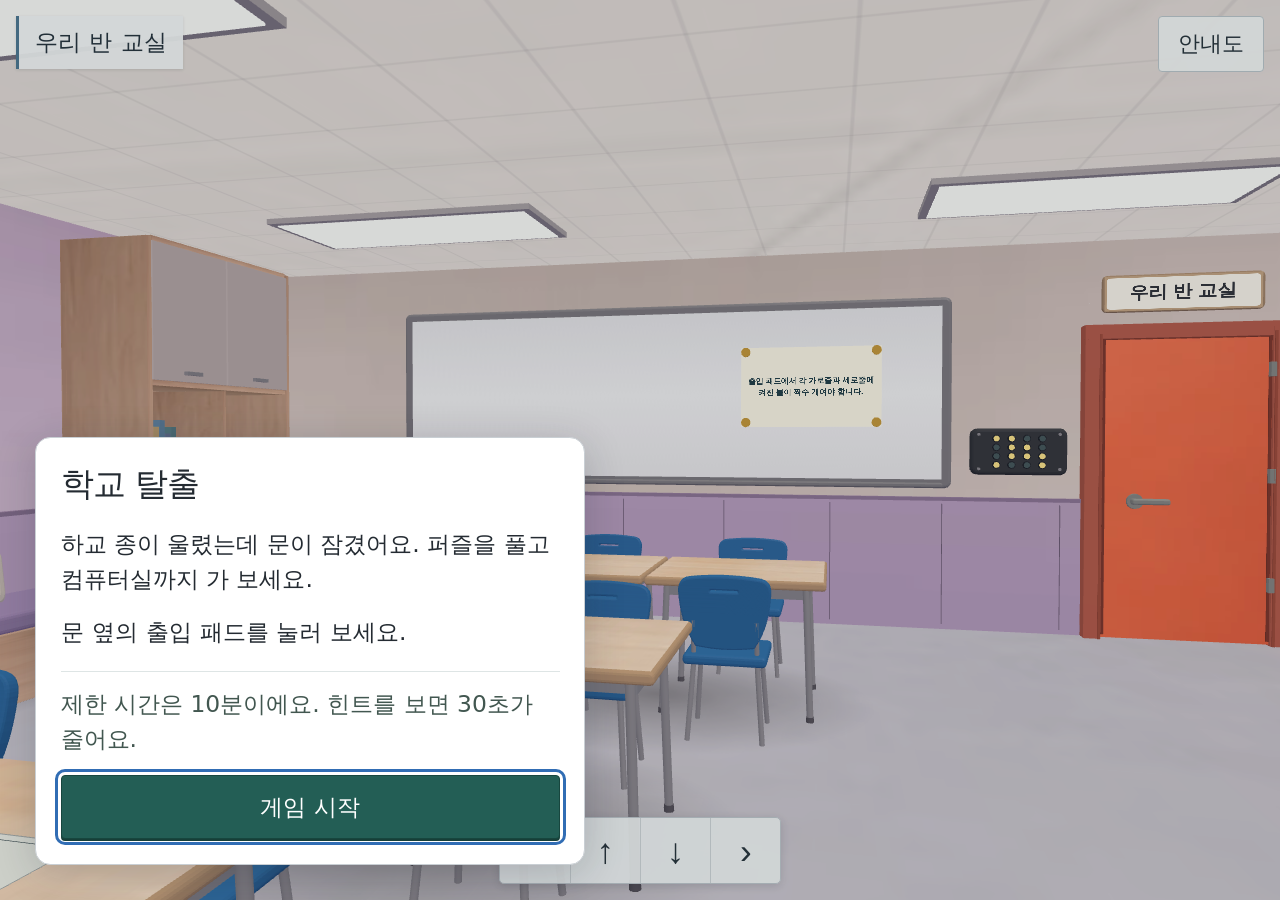
<file: index.html>
<!doctype html>
<html lang="ko">
<head>
  <meta charset="utf-8">
  <meta name="viewport" content="width=device-width,initial-scale=1,viewport-fit=cover">
  <meta name="theme-color" content="#f4f6f7">
  <meta name="description" content="우리 반 교실에서 시작해 일곱 교실의 수수께끼를 풀고 하교하는 1인칭 방탈출 게임">
  <title>학교 탈출 · 우리 반 교실</title>
  <link rel="icon" href="data:,">
  <link rel="stylesheet" href="music.css?v=direct68">
  <link rel="stylesheet" href="route-ui.css?v=guide69">
  <link rel="stylesheet" href="ct-devices.css?v=school67">
  <link rel="stylesheet" href="lesson.css?v=survey1">
</head>
<body data-room="classroom">
  <main id="musicGame" aria-label="학교 탈출 우리 반 교실">
    <canvas id="roomView" tabindex="0" aria-label="우리 반 교실 내부. 바닥을 눌러 이동하고 화면을 끌어 둘러보세요."></canvas>
    <header class="room-head">
      <strong class="school">우리 반 교실</strong>
      <nav aria-label="메뉴"><button id="bag" type="button" hidden>찾은 단서</button><button id="map" type="button">안내도</button></nav>
    </header>
    <div id="spots" aria-label="조사할 물건"></div>
    <footer class="room-foot">
      <div class="movement" aria-label="이동">
        <button id="left" type="button" aria-label="왼쪽 보기">‹</button>
        <button id="walk" type="button" aria-label="한 걸음 앞으로">↑</button>
        <button id="stepBack" type="button" aria-label="한 걸음 뒤로">↓</button>
        <button id="right" type="button" aria-label="오른쪽 보기">›</button>
      </div>
    </footer>
    <div id="escape" class="room-transfer" role="status" hidden></div>
    <dialog id="inspect" aria-labelledby="panelTitle">
      <div class="panel-top"><h1 id="panelTitle"></h1><button id="dismiss" type="button" aria-label="닫기">×</button></div>
      <div id="panelBody"></div>
    </dialog>
    <noscript>게임을 플레이하려면 자바스크립트를 켜 주세요.</noscript>
  </main>
  <script src="vendor/gl-matrix.min.js"></script>
  <script src="vendor/earcut.min.js"></script>
  <script src="webgl/model.js?v=webgl50"></script>
  <script src="webgl/geometry.js?v=webgl50"></script>
  <script src="webgl/picking.js?v=webgl50"></script>
  <script src="webgl/shaders.js?v=webgl50"></script>
  <script src="webgl/renderer.js?v=webgl50"></script>
  <script src="class-records.js?v=survey1"></script>
  <script src="review-rooms.js?v=guide69"></script>
  <script src="school-routes.js?v=resume70"></script>
  <script src="school-start.js?v=resume70"></script>
  <script src="school-map.js?v=school67"></script>
  <script src="school-puzzles.js?v=school67"></script>
  <script src="ct-devices.js?v=school67"></script>
  <script src="ct-panels.js?v=school67"></script>
  <script src="music-art.js?v=webgl50"></script>
  <script src="music-world.js?v=room60"></script>
  <script src="interior-artwork.js?v=webgl50"></script>
  <script src="school-corridor.js?v=webgl50"></script>
  <script src="school-interiors.js?v=school67"></script>
  <script src="classroom-interior.js?v=school62"></script>
  <script src="school-room-art.js?v=school64"></script>
  <script src="school-room.js?v=resume70"></script>
</body>
</html>
</file>
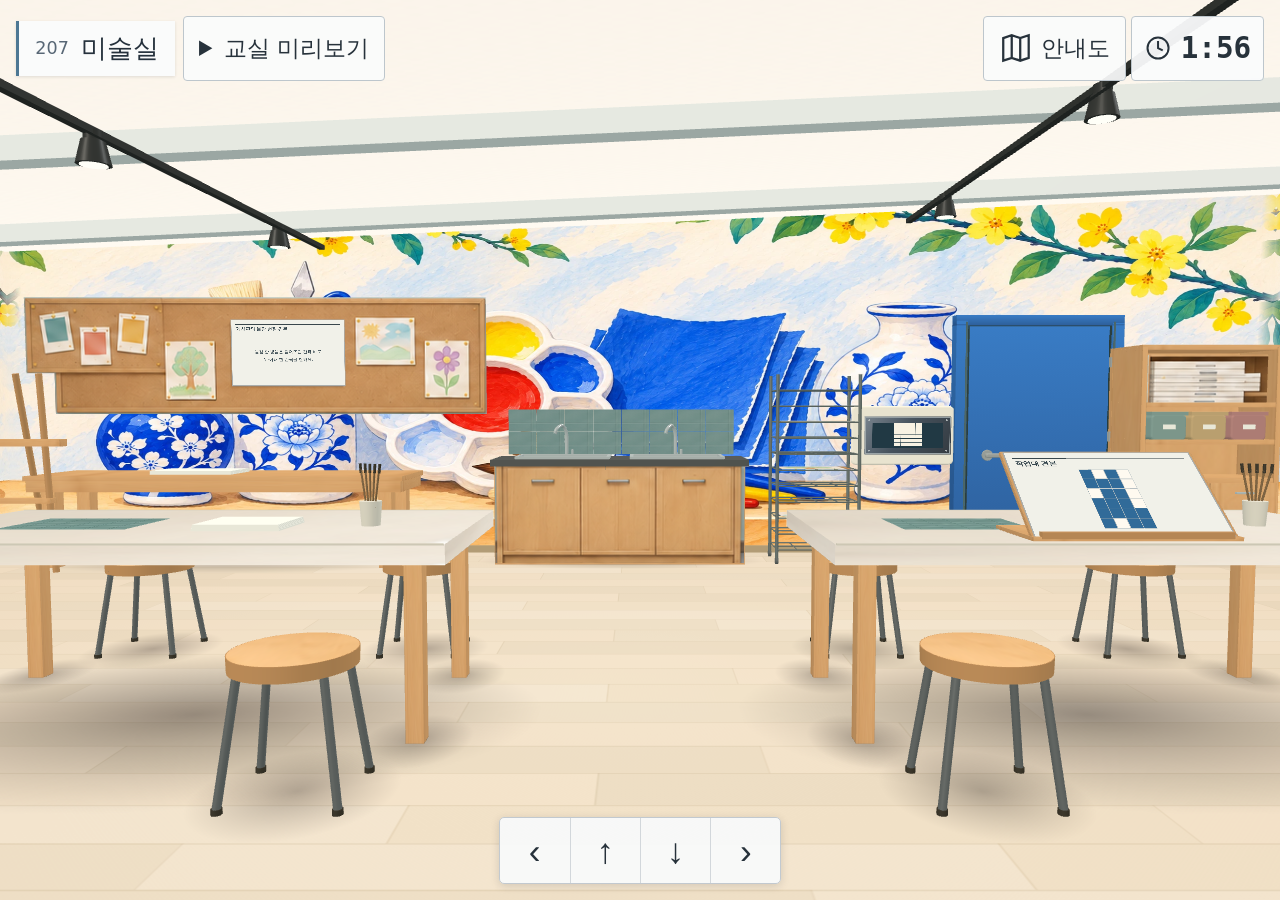
<file: art.html>
<!doctype html>
<html lang="ko">
<head>
  <meta charset="utf-8">
  <meta name="viewport" content="width=device-width,initial-scale=1,viewport-fit=cover">
  <meta name="theme-color" content="#f4f6f7">
  <title>미술실 | 학교 탈출</title>
  <link rel="icon" href="data:,">
  <link rel="stylesheet" href="music.css?v=direct68">
  <link rel="stylesheet" href="route-ui.css?v=guide69">
  <link rel="stylesheet" href="ct-devices.css?v=school67">
  <link rel="stylesheet" href="lesson.css?v=survey1">
</head>
<body data-room="art">
  <main id="musicGame" aria-label="학교 탈출 207호 미술실">
    <canvas id="roomView" tabindex="0" aria-label="미술실 내부. 바닥을 눌러 이동하고 화면을 끌어 둘러보세요."></canvas>
    <header class="room-head">
      <strong class="school"><span>207</span>미술실</strong>
      <nav aria-label="메뉴"><button id="bag" type="button" hidden>찾은 단서</button><button id="map" type="button">안내도</button></nav>
    </header>
    <div id="spots" aria-label="조사할 물건"></div>
    <footer class="room-foot">
      <div class="movement" aria-label="이동">
        <button id="left" type="button" aria-label="왼쪽 보기">‹</button>
        <button id="walk" type="button" aria-label="한 걸음 앞으로">↑</button>
        <button id="stepBack" type="button" aria-label="한 걸음 뒤로">↓</button>
        <button id="right" type="button" aria-label="오른쪽 보기">›</button>
      </div>
    </footer>
    <div id="escape" class="room-transfer" role="status" hidden></div>
    <dialog id="inspect" aria-labelledby="panelTitle">
      <div class="panel-top"><h1 id="panelTitle"></h1><button id="dismiss" type="button" aria-label="닫기">×</button></div>
      <div id="panelBody"></div>
    </dialog>
    <noscript>게임을 플레이하려면 자바스크립트를 켜 주세요.</noscript>
  </main>
  <script src="vendor/gl-matrix.min.js"></script>
  <script src="vendor/earcut.min.js"></script>
  <script src="webgl/model.js?v=webgl50"></script>
  <script src="webgl/geometry.js?v=webgl50"></script>
  <script src="webgl/picking.js?v=webgl50"></script>
  <script src="webgl/shaders.js?v=webgl50"></script>
  <script src="webgl/renderer.js?v=webgl50"></script>
  <script src="class-records.js?v=survey1"></script>
  <script src="review-rooms.js?v=guide69"></script>
  <script src="school-routes.js?v=resume70"></script>
  <script src="school-map.js?v=school67"></script>
  <script src="school-puzzles.js?v=school67"></script>
  <script src="ct-devices.js?v=school67"></script>
  <script src="ct-panels.js?v=school67"></script>
  <script src="music-art.js?v=webgl50"></script>
  <script src="music-world.js?v=room60"></script>
  <script src="interior-artwork.js?v=webgl50"></script>
  <script src="art-room-finish.js?v=wrapped-mural29"></script>
  <script src="school-corridor.js?v=webgl50"></script>
  <script src="school-interiors.js?v=school67"></script>
  <script src="school-room-art.js?v=school64"></script>
  <script src="school-room.js?v=resume70"></script>
</body>
</html>
</file>
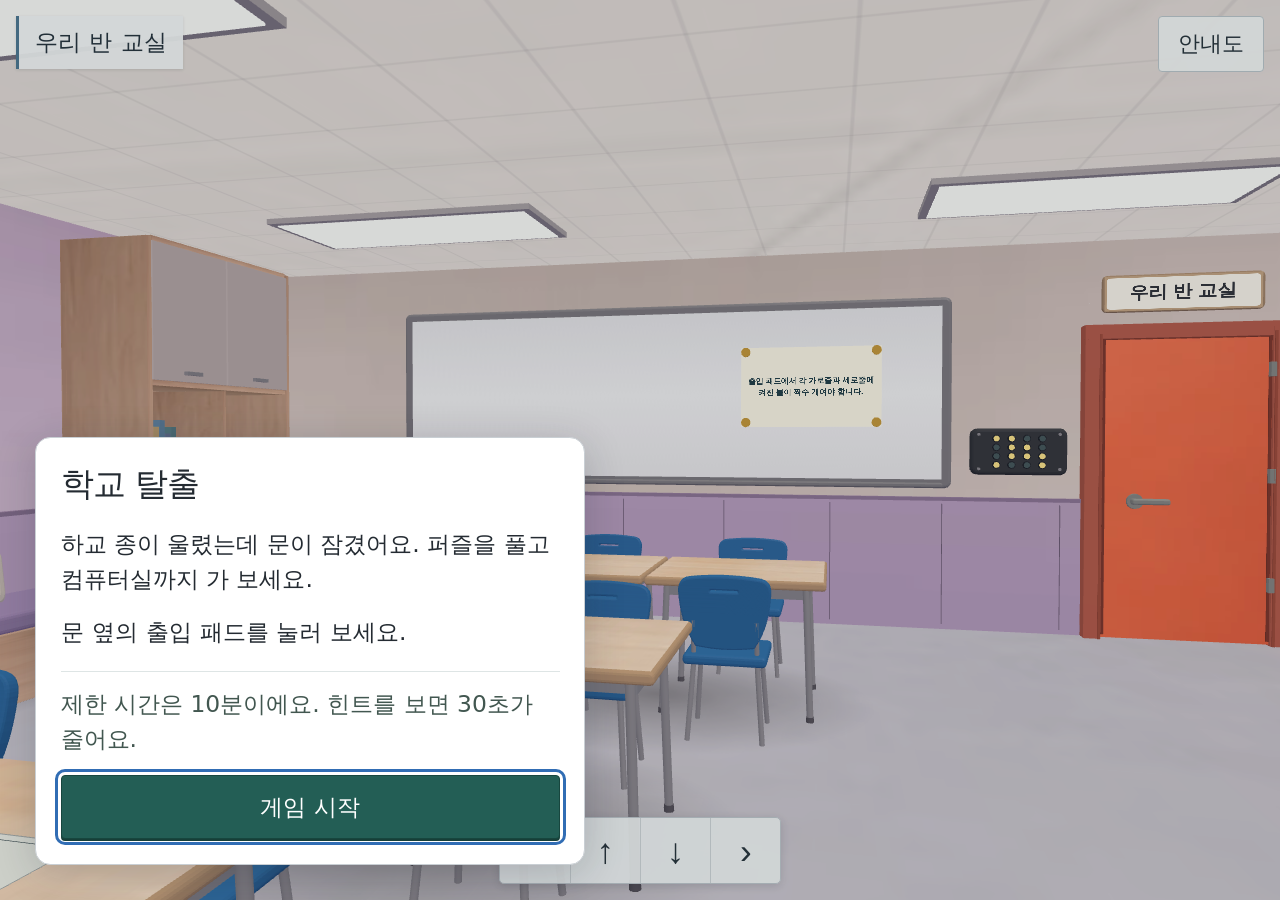
<file: broadcast.html>
<!doctype html>
<html lang="ko"><head><meta charset="utf-8"><title>학교 탈출</title>
<script>location.replace(new URLSearchParams(location.search).has('lesson')?'./?lesson=1':'./');</script>
</head><body><a href="./">우리 반 교실로</a></body></html>
</file>
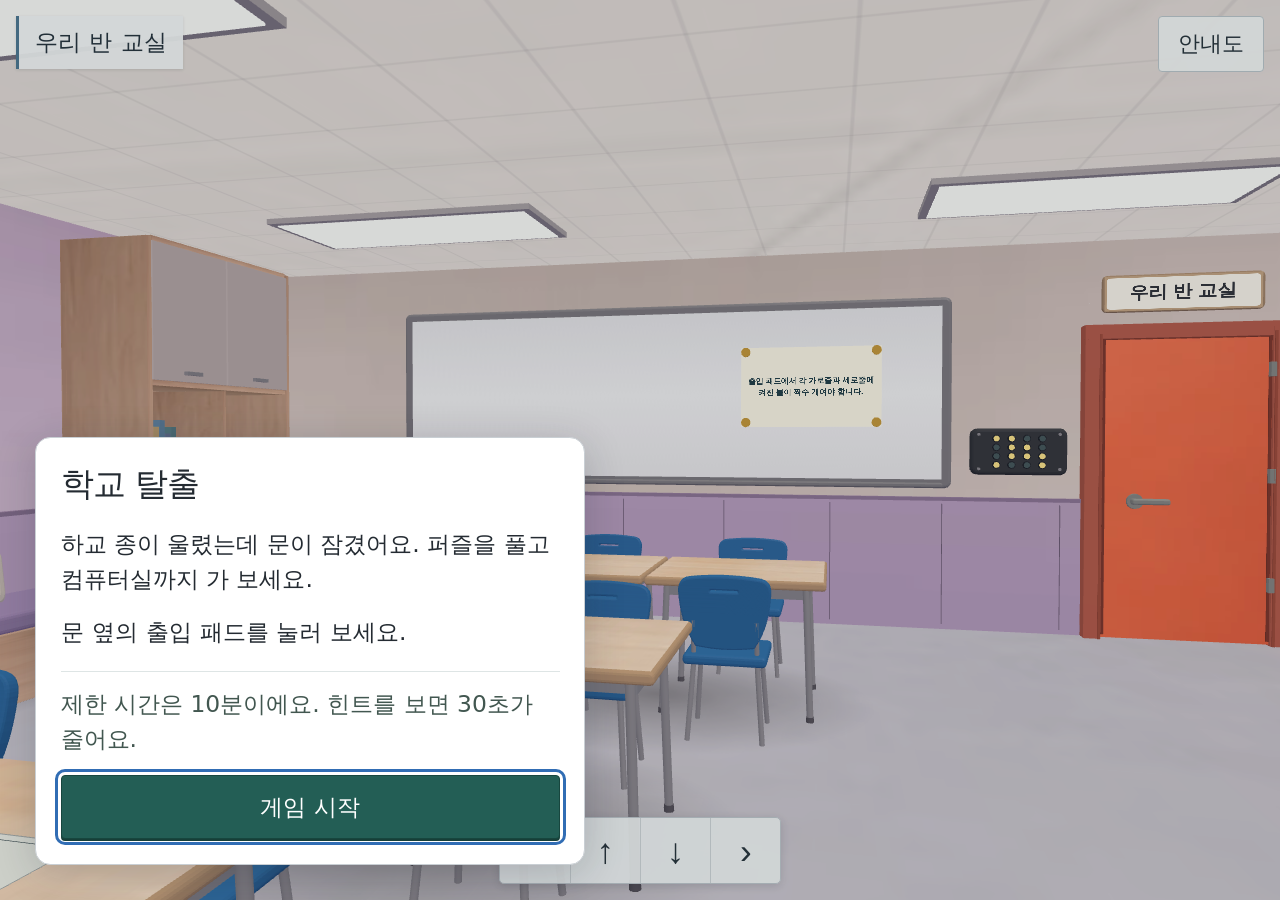
<file: classroom.html>
<!doctype html>
<html lang="ko">
<head>
  <meta charset="utf-8">
  <meta name="viewport" content="width=device-width,initial-scale=1">
  <title>우리 반 교실 | 학교 탈출</title>
  <script>location.replace('./' + location.search + location.hash);</script>
</head>
<body><a href="./">우리 반 교실로 가기</a></body>
</html>
</file>
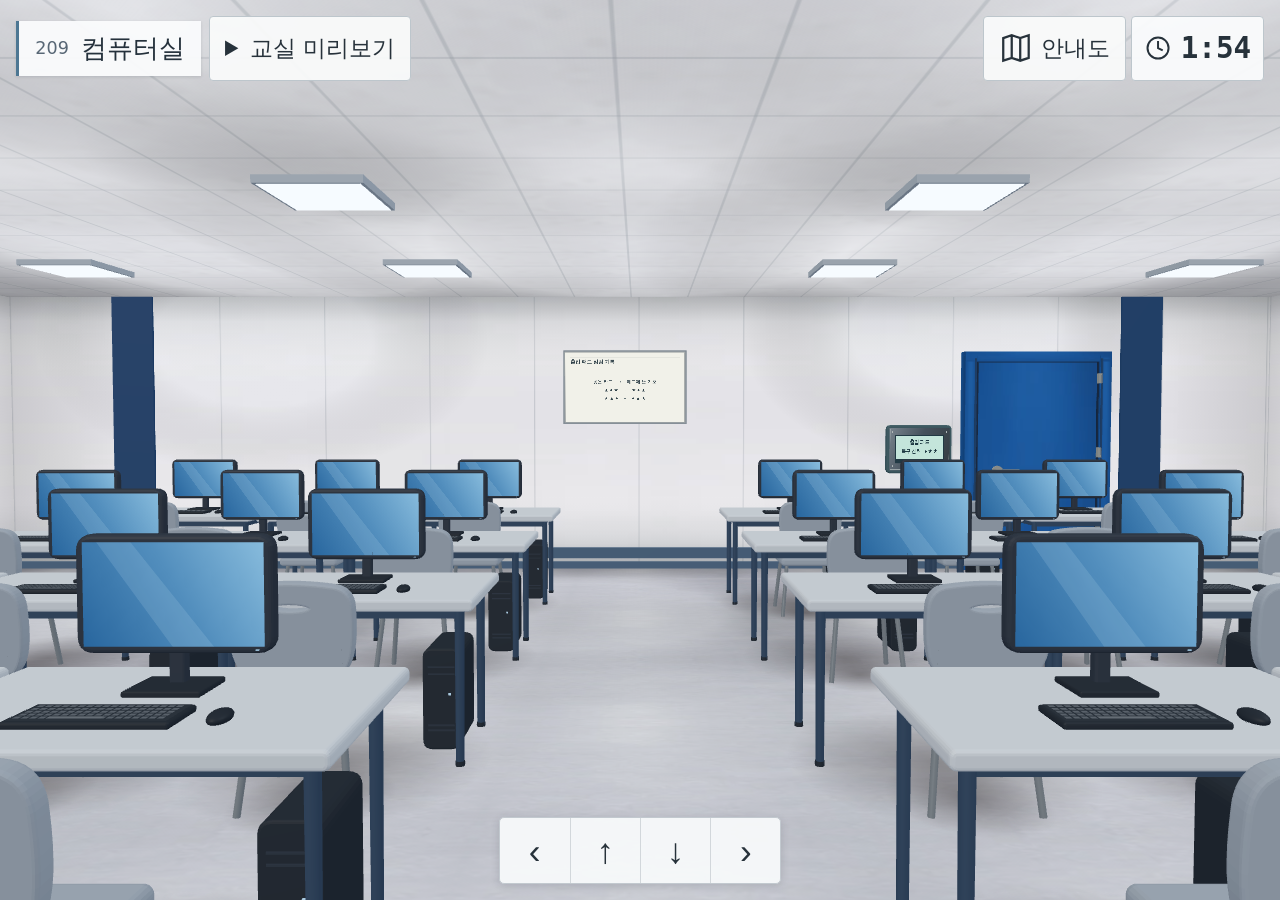
<file: computer.html>
<!doctype html>
<html lang="ko">
<head>
  <meta charset="utf-8">
  <meta name="viewport" content="width=device-width,initial-scale=1,viewport-fit=cover">
  <meta name="theme-color" content="#f4f6f7">
  <title>컴퓨터실 | 학교 탈출</title>
  <link rel="icon" href="data:,">
  <link rel="stylesheet" href="music.css?v=direct68">
  <link rel="stylesheet" href="route-ui.css?v=guide69">
  <link rel="stylesheet" href="ct-devices.css?v=school67">
  <link rel="stylesheet" href="lesson.css?v=survey1">
</head>
<body data-room="computer">
  <main id="musicGame" aria-label="학교 탈출 209호 컴퓨터실">
    <canvas id="roomView" tabindex="0" aria-label="컴퓨터실 내부. 바닥을 눌러 이동하고 화면을 끌어 둘러보세요."></canvas>
    <header class="room-head">
      <strong class="school"><span>209</span>컴퓨터실</strong>
      <nav aria-label="메뉴"><button id="bag" type="button" hidden>찾은 단서</button><button id="map" type="button">안내도</button></nav>
    </header>
    <div id="spots" aria-label="조사할 물건"></div>
    <footer class="room-foot">
      <div class="movement" aria-label="이동">
        <button id="left" type="button" aria-label="왼쪽 보기">‹</button>
        <button id="walk" type="button" aria-label="한 걸음 앞으로">↑</button>
        <button id="stepBack" type="button" aria-label="한 걸음 뒤로">↓</button>
        <button id="right" type="button" aria-label="오른쪽 보기">›</button>
      </div>
    </footer>
    <div id="escape" class="room-transfer" role="status" hidden></div>
    <dialog id="inspect" aria-labelledby="panelTitle">
      <div class="panel-top"><h1 id="panelTitle"></h1><button id="dismiss" type="button" aria-label="닫기">×</button></div>
      <div id="panelBody"></div>
    </dialog>
    <noscript>게임을 플레이하려면 자바스크립트를 켜 주세요.</noscript>
  </main>
  <script src="vendor/gl-matrix.min.js"></script>
  <script src="vendor/earcut.min.js"></script>
  <script src="webgl/model.js?v=webgl50"></script>
  <script src="webgl/geometry.js?v=webgl50"></script>
  <script src="webgl/picking.js?v=webgl50"></script>
  <script src="webgl/shaders.js?v=webgl50"></script>
  <script src="webgl/renderer.js?v=webgl50"></script>
  <script src="class-records.js?v=survey1"></script>
  <script src="review-rooms.js?v=guide69"></script>
  <script src="school-routes.js?v=resume70"></script>
  <script src="school-map.js?v=school67"></script>
  <script src="school-puzzles.js?v=school67"></script>
  <script src="ct-devices.js?v=school67"></script>
  <script src="ct-panels.js?v=school67"></script>
  <script src="music-art.js?v=webgl50"></script>
  <script src="music-world.js?v=room60"></script>
  <script src="interior-artwork.js?v=webgl50"></script>
  <script src="school-corridor.js?v=webgl50"></script>
  <script src="school-interiors.js?v=school67"></script>
  <script src="sports-computer-interiors.js?v=school64"></script>
  <script src="classroom-interior.js?v=school62"></script>
  <script src="school-room-art.js?v=school64"></script>
  <script src="school-room.js?v=resume70"></script>
</body>
</html>
</file>
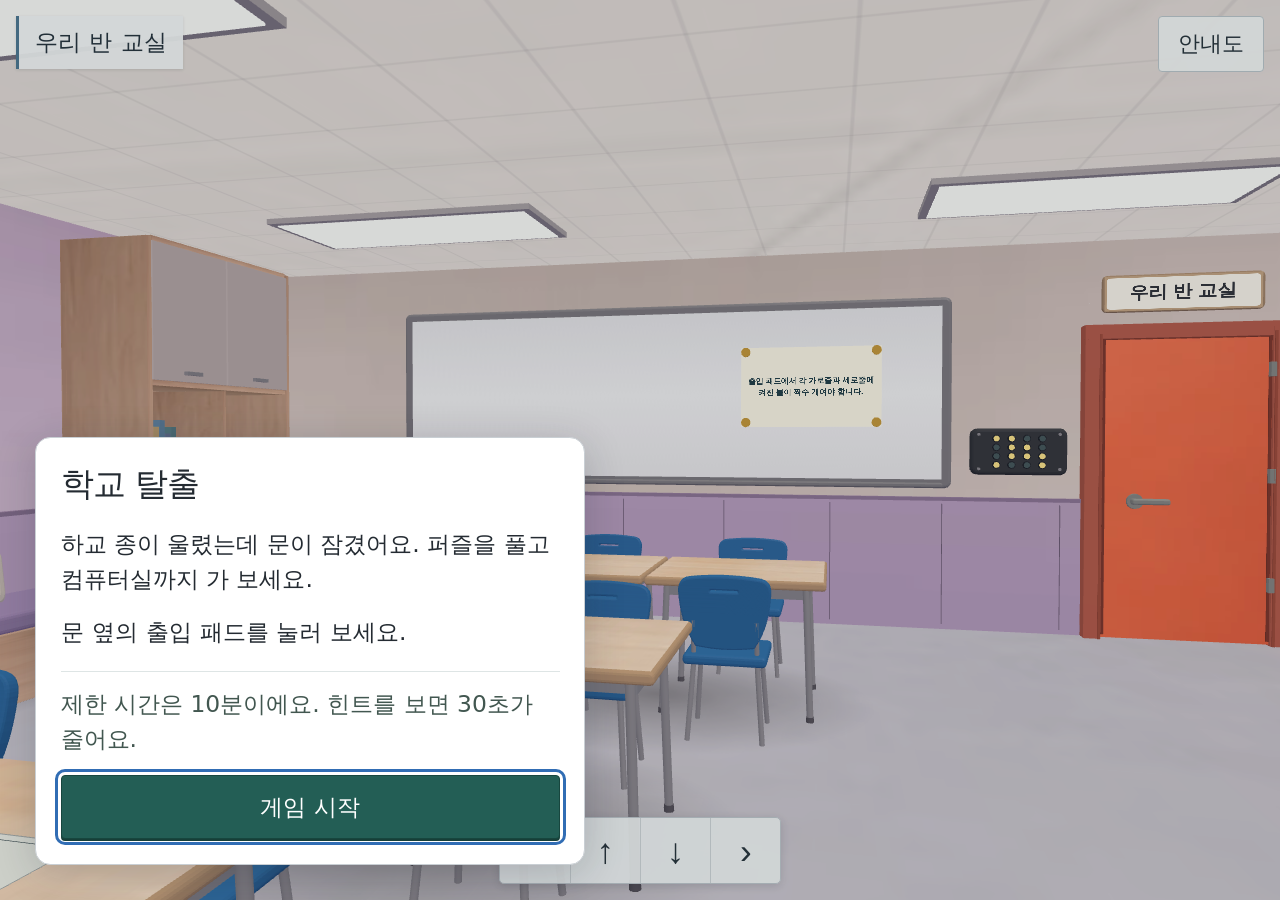
<file: hallway.html>
<!doctype html>
<html lang="ko">
<head>
  <meta charset="utf-8">
  <meta name="viewport" content="width=device-width,initial-scale=1">
  <title>교실로 이동 | 학교 탈출</title>
  <link rel="stylesheet" href="lesson.css?v=survey1">
</head>
<body>
  <p role="status">다음 교실로 이동 중이에요.</p>
  <noscript><a href="./">게임 시작 화면</a></noscript>
  <script src="class-records.js?v=survey1"></script>
  <script src="review-rooms.js?v=guide69"></script>
  <script src="school-routes.js?v=resume70"></script>
  <script src="school-hallway.js?v=resume70"></script>
</body>
</html>
</file>
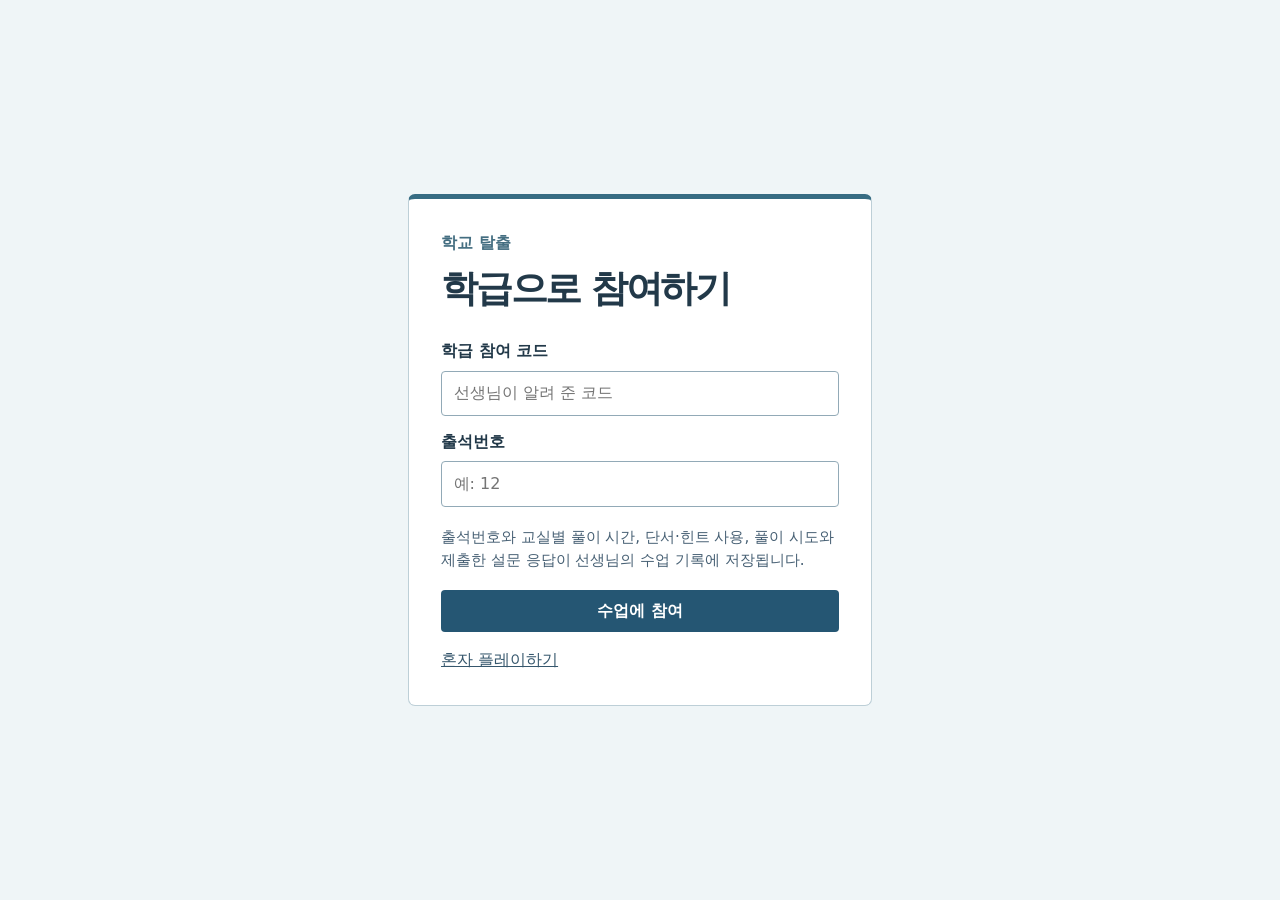
<file: join.html>
<!doctype html>
<html lang="ko"><head><meta charset="utf-8"><meta name="viewport" content="width=device-width,initial-scale=1"><meta name="referrer" content="no-referrer"><title>학급 참여 · 학교 탈출</title><link rel="icon" href="data:,"><link rel="stylesheet" href="lesson.css?v=survey1"></head>
<body class="join-page"><main class="join-card"><p class="join-brand">학교 탈출</p><h1>학급으로 참여하기</h1><form id="joinForm"><label for="classCode">학급 참여 코드</label><input id="classCode" autocomplete="off" autocapitalize="characters" spellcheck="false" maxlength="18" required placeholder="선생님이 알려 준 코드"><label for="seatNumber">출석번호</label><input type="number" id="seatNumber" inputmode="numeric" min="1" max="99" step="1" required placeholder="예: 12"><p>출석번호와 교실별 풀이 시간, 단서·힌트 사용, 풀이 시도와 제출한 설문 응답이 선생님의 수업 기록에 저장됩니다.</p><p role="alert" id="joinError" hidden></p><button type="submit">수업에 참여</button></form><a href="./">혼자 플레이하기</a></main><script src="class-records.js?v=survey1"></script><script src="join.js?v=lesson1"></script></body></html>
</file>
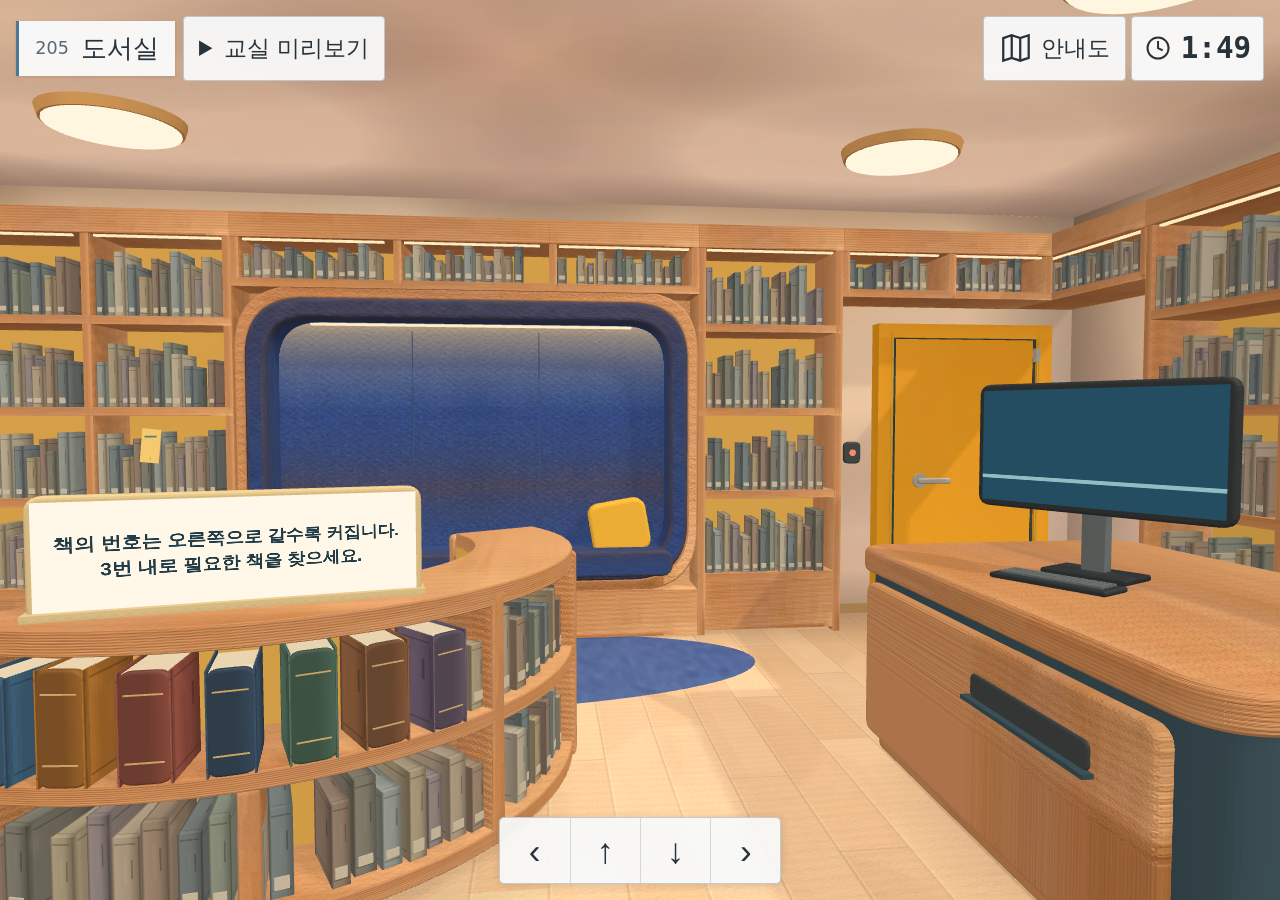
<file: library.html>
<!doctype html>
<html lang="ko">
<head>
  <meta charset="utf-8">
  <meta name="viewport" content="width=device-width,initial-scale=1,viewport-fit=cover">
  <meta name="theme-color" content="#f4f6f7">
  <title>도서실 | 학교 탈출</title>
  <link rel="icon" href="data:,">
  <link rel="stylesheet" href="music.css?v=direct68">
  <link rel="stylesheet" href="route-ui.css?v=guide69">
  <link rel="stylesheet" href="library-shelf.css?v=library52">
  <link rel="stylesheet" href="ct-devices.css?v=school67">
  <link rel="stylesheet" href="lesson.css?v=survey1">
</head>
<body data-room="library">
  <main id="musicGame" aria-label="학교 탈출 205호 도서실">
    <canvas id="roomView" tabindex="0" aria-label="도서실 내부. 바닥을 눌러 이동하고 화면을 끌어 둘러보세요."></canvas>
    <header class="room-head">
      <strong class="school"><span>205</span>도서실</strong>
      <nav aria-label="메뉴"><button id="bag" type="button" hidden>찾은 단서</button><button id="map" type="button">안내도</button></nav>
    </header>
    <div id="spots" aria-label="조사할 물건"></div>
    <footer class="room-foot">
      <div class="movement" aria-label="이동">
        <button id="left" type="button" aria-label="왼쪽 보기">‹</button>
        <button id="walk" type="button" aria-label="한 걸음 앞으로">↑</button>
        <button id="stepBack" type="button" aria-label="한 걸음 뒤로">↓</button>
        <button id="right" type="button" aria-label="오른쪽 보기">›</button>
      </div>
    </footer>
    <div id="escape" class="room-transfer" role="status" hidden></div>
    <dialog id="inspect" aria-labelledby="panelTitle">
      <div class="panel-top"><h1 id="panelTitle"></h1><button id="dismiss" type="button" aria-label="닫기">×</button></div>
      <div id="panelBody"></div>
    </dialog>
    <noscript>게임을 플레이하려면 자바스크립트를 켜 주세요.</noscript>
  </main>
  <script src="vendor/gl-matrix.min.js"></script>
  <script src="vendor/earcut.min.js"></script>
  <script src="webgl/model.js?v=webgl50"></script>
  <script src="webgl/geometry.js?v=webgl50"></script>
  <script src="webgl/picking.js?v=webgl50"></script>
  <script src="webgl/shaders.js?v=webgl50"></script>
  <script src="webgl/renderer.js?v=webgl50"></script>
  <script src="class-records.js?v=survey1"></script>
  <script src="review-rooms.js?v=guide69"></script>
  <script src="school-routes.js?v=resume70"></script>
  <script src="school-map.js?v=school67"></script>
  <script src="school-puzzles.js?v=school67"></script>
  <script src="ct-devices.js?v=school67"></script>
  <script src="ct-panels.js?v=school67"></script>
  <script src="music-art.js?v=webgl50"></script>
  <script src="music-world.js?v=room60"></script>
  <script src="interior-artwork.js?v=webgl50"></script>
  <script src="school-corridor.js?v=webgl50"></script>
  <script src="school-interiors.js?v=school67"></script>
  <script src="specialty-interiors.js?v=school62"></script>
  <script src="school-room-art.js?v=school64"></script>
  <script src="school-room.js?v=resume70"></script>
</body>
</html>
</file>
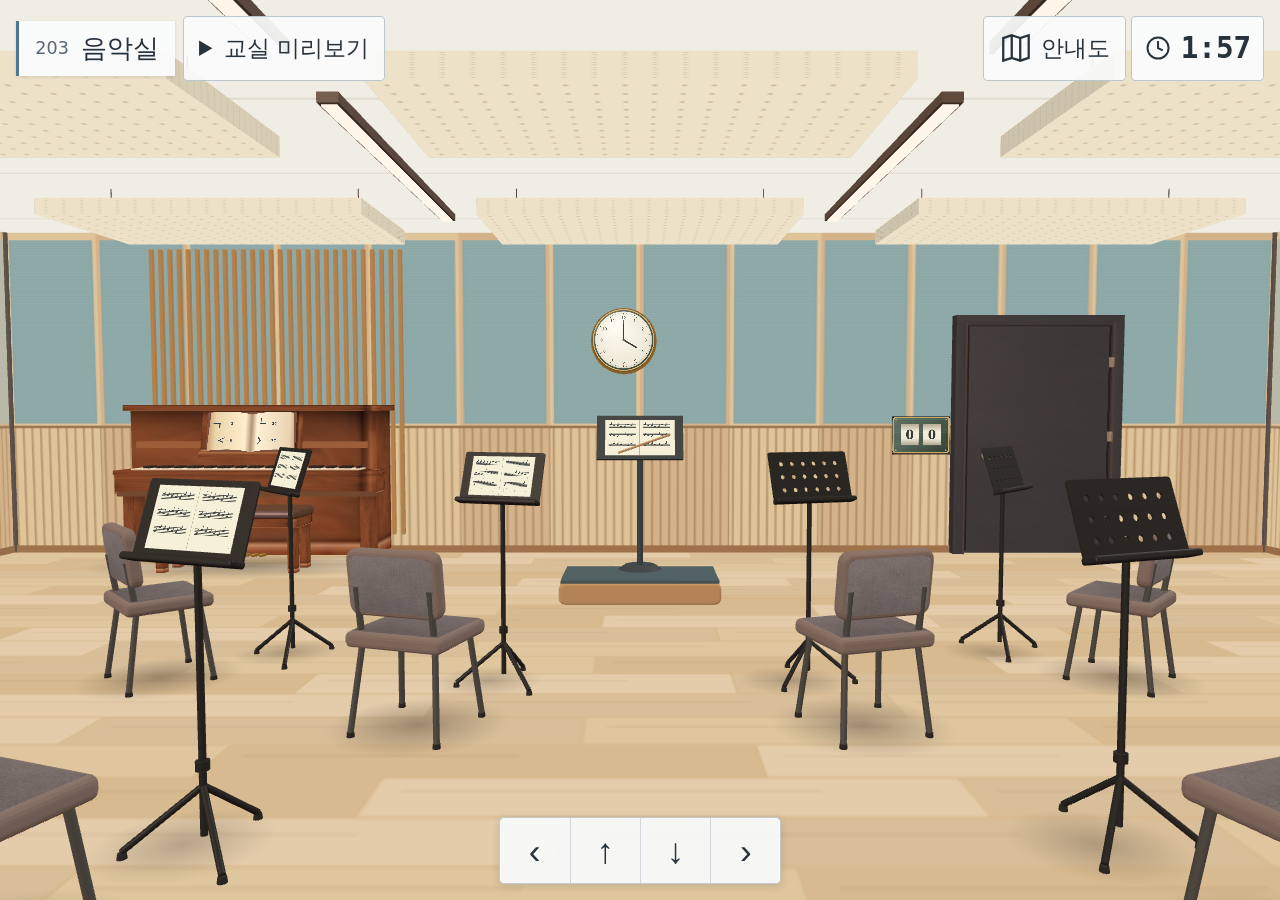
<file: music.html>
<!doctype html>
<html lang="ko">
<head>
  <meta charset="utf-8">
  <meta name="viewport" content="width=device-width,initial-scale=1,viewport-fit=cover">
  <meta name="theme-color" content="#f4f6f7">
  <title>음악실 | 학교 탈출</title>
  <link rel="icon" href="data:,">
  <link rel="stylesheet" href="music.css?v=direct68">
  <link rel="stylesheet" href="route-ui.css?v=guide69">
  <link rel="stylesheet" href="ct-devices.css?v=school67">
  <link rel="stylesheet" href="lesson.css?v=survey1">
</head>
<body data-room="music">
  <main id="musicGame" aria-label="학교 탈출 203호 음악실">
    <canvas id="roomView" tabindex="0" aria-label="음악실 내부. 바닥을 눌러 이동하고 화면을 끌어 둘러보세요."></canvas>
    <header class="room-head">
      <strong class="school"><span>203</span>음악실</strong>
      <nav aria-label="메뉴"><button id="bag" type="button" hidden>찾은 단서</button><button id="map" type="button">안내도</button></nav>
    </header>
    <div id="spots" aria-label="조사할 물건"></div>
    <footer class="room-foot">
      <div class="movement" aria-label="이동">
        <button id="left" type="button" aria-label="왼쪽 보기">‹</button>
        <button id="walk" type="button" aria-label="한 걸음 앞으로">↑</button>
        <button id="stepBack" type="button" aria-label="한 걸음 뒤로">↓</button>
        <button id="right" type="button" aria-label="오른쪽 보기">›</button>
      </div>
    </footer>
    <div id="escape" class="room-transfer" role="status" hidden></div>
    <dialog id="inspect" aria-labelledby="panelTitle">
      <div class="panel-top"><h1 id="panelTitle"></h1><button id="dismiss" type="button" aria-label="닫기">×</button></div>
      <div id="panelBody"></div>
    </dialog>
    <noscript>게임을 플레이하려면 자바스크립트를 켜 주세요.</noscript>
  </main>
  <script src="vendor/gl-matrix.min.js"></script>
  <script src="vendor/earcut.min.js"></script>
  <script src="webgl/model.js?v=webgl50"></script>
  <script src="webgl/geometry.js?v=webgl50"></script>
  <script src="webgl/picking.js?v=webgl50"></script>
  <script src="webgl/shaders.js?v=webgl50"></script>
  <script src="webgl/renderer.js?v=webgl50"></script>
  <script src="class-records.js?v=survey1"></script>
  <script src="review-rooms.js?v=guide69"></script>
  <script src="school-routes.js?v=resume70"></script>
  <script src="school-map.js?v=school67"></script>
  <script src="school-puzzles.js?v=school67"></script>
  <script src="ct-devices.js?v=school67"></script>
  <script src="ct-panels.js?v=school67"></script>
  <script src="music-art.js?v=webgl50"></script>
  <script src="music-world.js?v=room60"></script>
  <script src="interior-artwork.js?v=webgl50"></script>
  <script src="school-corridor.js?v=webgl50"></script>
  <script src="school-interiors.js?v=school67"></script>
  <script src="school-room-art.js?v=school64"></script>
  <script src="orchestra-room.js?v=school62"></script>
  <script src="music-clock.js?v=school67"></script>
  <script src="school-room.js?v=resume70"></script>
</body>
</html>
</file>
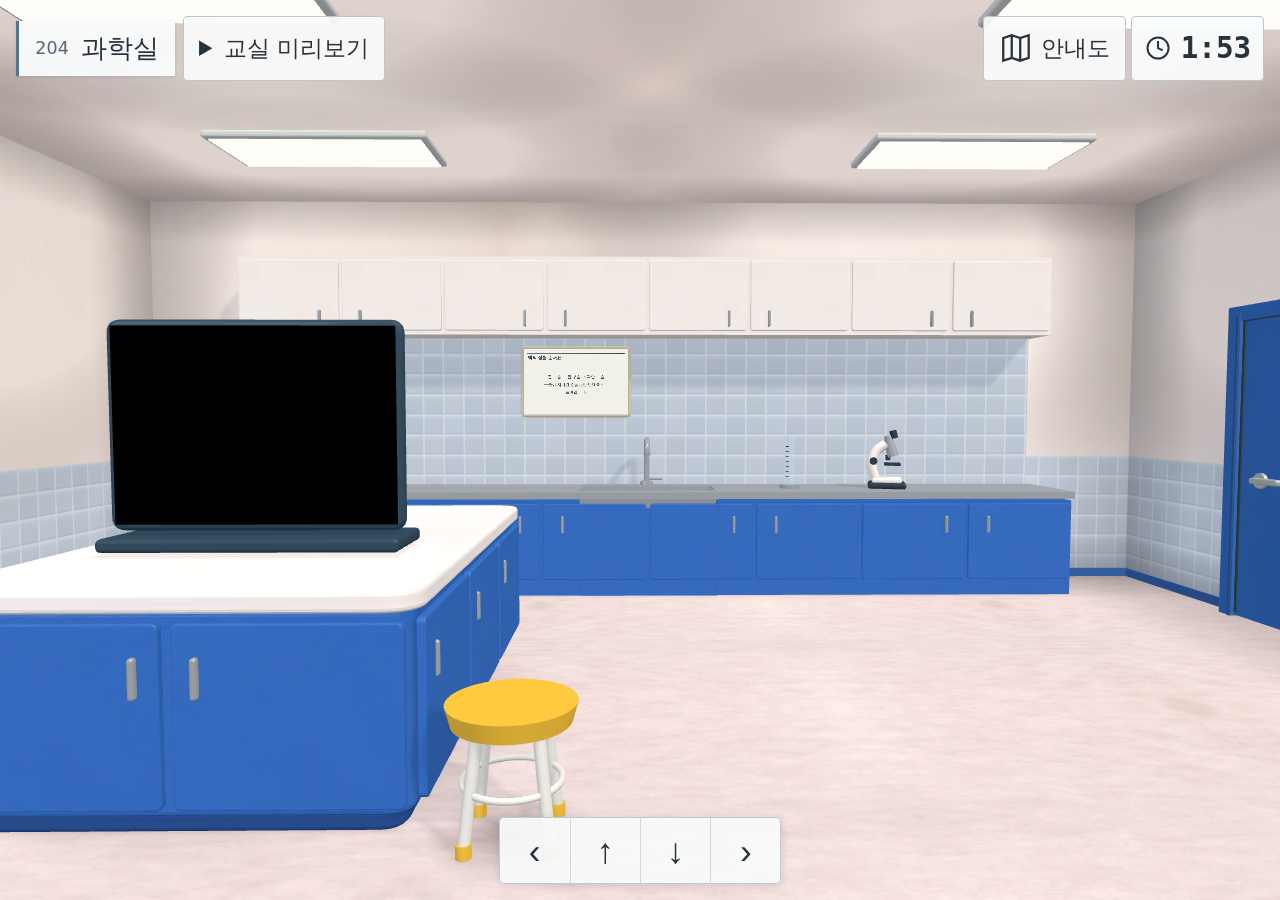
<file: science.html>
<!doctype html>
<html lang="ko">
<head>
  <meta charset="utf-8">
  <meta name="viewport" content="width=device-width,initial-scale=1,viewport-fit=cover">
  <meta name="theme-color" content="#f4f6f7">
  <title>과학실 | 학교 탈출</title>
  <link rel="icon" href="data:,">
  <link rel="stylesheet" href="music.css?v=direct68">
  <link rel="stylesheet" href="route-ui.css?v=guide69">
  <link rel="stylesheet" href="ct-devices.css?v=school67">
  <link rel="stylesheet" href="lesson.css?v=survey1">
</head>
<body data-room="science">
  <main id="musicGame" aria-label="학교 탈출 204호 과학실">
    <canvas id="roomView" tabindex="0" aria-label="과학실 내부. 바닥을 눌러 이동하고 화면을 끌어 둘러보세요."></canvas>
    <header class="room-head">
      <strong class="school"><span>204</span>과학실</strong>
      <nav aria-label="메뉴"><button id="bag" type="button" hidden>찾은 단서</button><button id="map" type="button">안내도</button></nav>
    </header>
    <div id="spots" aria-label="조사할 물건"></div>
    <footer class="room-foot">
      <div class="movement" aria-label="이동">
        <button id="left" type="button" aria-label="왼쪽 보기">‹</button>
        <button id="walk" type="button" aria-label="한 걸음 앞으로">↑</button>
        <button id="stepBack" type="button" aria-label="한 걸음 뒤로">↓</button>
        <button id="right" type="button" aria-label="오른쪽 보기">›</button>
      </div>
    </footer>
    <div id="escape" class="room-transfer" role="status" hidden></div>
    <dialog id="inspect" aria-labelledby="panelTitle">
      <div class="panel-top"><h1 id="panelTitle"></h1><button id="dismiss" type="button" aria-label="닫기">×</button></div>
      <div id="panelBody"></div>
    </dialog>
    <noscript>게임을 플레이하려면 자바스크립트를 켜 주세요.</noscript>
  </main>
  <script src="vendor/gl-matrix.min.js"></script>
  <script src="vendor/earcut.min.js"></script>
  <script src="webgl/model.js?v=webgl50"></script>
  <script src="webgl/geometry.js?v=webgl50"></script>
  <script src="webgl/picking.js?v=webgl50"></script>
  <script src="webgl/shaders.js?v=webgl50"></script>
  <script src="webgl/renderer.js?v=webgl50"></script>
  <script src="class-records.js?v=survey1"></script>
  <script src="review-rooms.js?v=guide69"></script>
  <script src="school-routes.js?v=resume70"></script>
  <script src="school-map.js?v=school67"></script>
  <script src="school-puzzles.js?v=school67"></script>
  <script src="ct-devices.js?v=school67"></script>
  <script src="ct-panels.js?v=school67"></script>
  <script src="music-art.js?v=webgl50"></script>
  <script src="music-world.js?v=room60"></script>
  <script src="interior-artwork.js?v=webgl50"></script>
  <script src="school-corridor.js?v=webgl50"></script>
  <script src="school-interiors.js?v=school67"></script>
  <script src="specialty-interiors.js?v=school62"></script>
  <script src="school-room-art.js?v=school64"></script>
  <script src="school-room.js?v=resume70"></script>
</body>
</html>
</file>
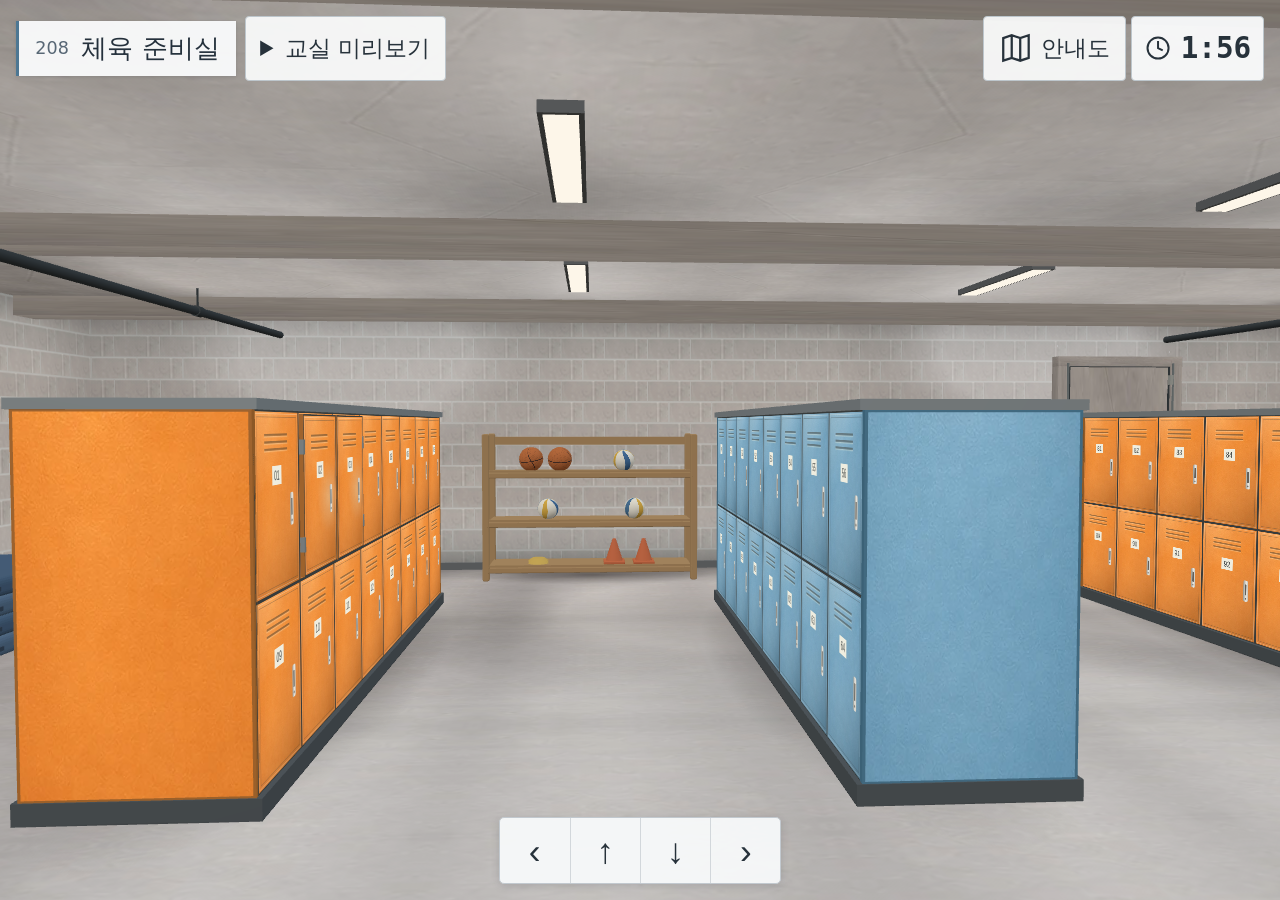
<file: sports.html>
<!doctype html>
<html lang="ko">
<head>
  <meta charset="utf-8">
  <meta name="viewport" content="width=device-width,initial-scale=1,viewport-fit=cover">
  <meta name="theme-color" content="#f4f6f7">
  <title>체육 준비실 | 학교 탈출</title>
  <link rel="icon" href="data:,">
  <link rel="stylesheet" href="music.css?v=direct68">
  <link rel="stylesheet" href="route-ui.css?v=guide69">
  <link rel="stylesheet" href="sports-balls.css?v=school64">
  <link rel="stylesheet" href="ct-devices.css?v=school67">
  <link rel="stylesheet" href="lesson.css?v=survey1">
</head>
<body data-room="sports">
  <main id="musicGame" aria-label="학교 탈출 208호 체육 준비실">
    <canvas id="roomView" tabindex="0" aria-label="체육 준비실 내부. 바닥을 눌러 이동하고 화면을 끌어 둘러보세요."></canvas>
    <header class="room-head">
      <strong class="school"><span>208</span>체육 준비실</strong>
      <nav aria-label="메뉴"><button id="bag" type="button" hidden>찾은 단서</button><button id="map" type="button">안내도</button></nav>
    </header>
    <div id="spots" aria-label="조사할 물건"></div>
    <footer class="room-foot">
      <div class="movement" aria-label="이동">
        <button id="left" type="button" aria-label="왼쪽 보기">‹</button>
        <button id="walk" type="button" aria-label="한 걸음 앞으로">↑</button>
        <button id="stepBack" type="button" aria-label="한 걸음 뒤로">↓</button>
        <button id="right" type="button" aria-label="오른쪽 보기">›</button>
      </div>
    </footer>
    <div id="escape" class="room-transfer" role="status" hidden></div>
    <dialog id="inspect" aria-labelledby="panelTitle">
      <div class="panel-top"><h1 id="panelTitle"></h1><button id="dismiss" type="button" aria-label="닫기">×</button></div>
      <div id="panelBody"></div>
    </dialog>
    <noscript>게임을 플레이하려면 자바스크립트를 켜 주세요.</noscript>
  </main>
  <script src="vendor/gl-matrix.min.js"></script>
  <script src="vendor/earcut.min.js"></script>
  <script src="webgl/model.js?v=webgl50"></script>
  <script src="webgl/geometry.js?v=webgl50"></script>
  <script src="webgl/picking.js?v=webgl50"></script>
  <script src="webgl/shaders.js?v=webgl50"></script>
  <script src="webgl/renderer.js?v=webgl50"></script>
  <script src="class-records.js?v=survey1"></script>
  <script src="review-rooms.js?v=guide69"></script>
  <script src="school-routes.js?v=resume70"></script>
  <script src="school-map.js?v=school67"></script>
  <script src="school-puzzles.js?v=school67"></script>
  <script src="ct-devices.js?v=school67"></script>
  <script src="ct-panels.js?v=school67"></script>
  <script src="music-art.js?v=webgl50"></script>
  <script src="music-world.js?v=room60"></script>
  <script src="interior-artwork.js?v=webgl50"></script>
  <script src="school-corridor.js?v=webgl50"></script>
  <script src="school-interiors.js?v=school67"></script>
  <script src="sports-computer-interiors.js?v=school64"></script>
  <script src="school-room-art.js?v=school64"></script>
  <script src="school-room.js?v=resume70"></script>
</body>
</html>
</file>
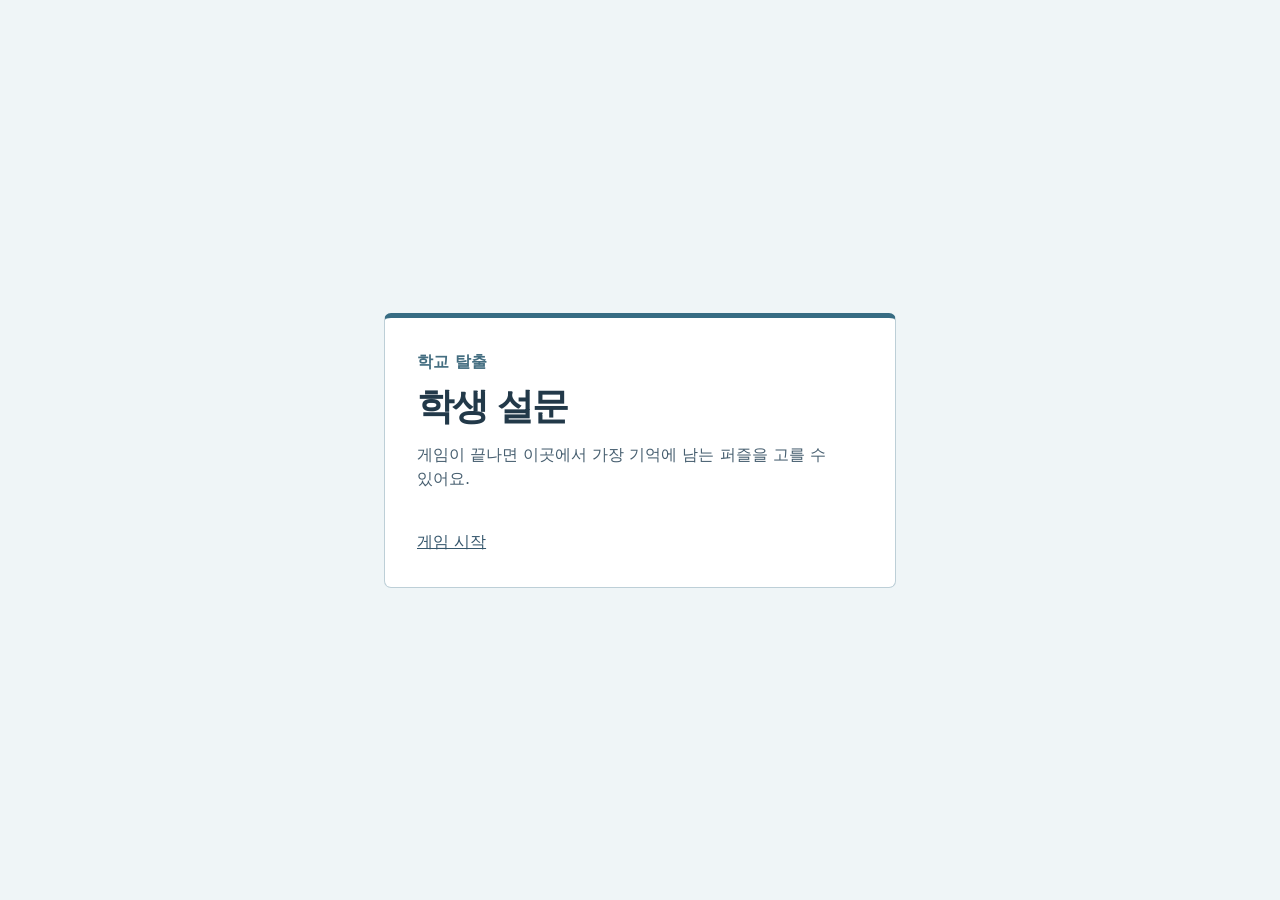
<file: survey.html>
<!doctype html>
<html lang="ko">
<head>
  <meta charset="utf-8">
  <meta name="viewport" content="width=device-width, initial-scale=1">
  <meta name="referrer" content="no-referrer">
  <title>학생 설문 · 학교 탈출</title>
  <link rel="icon" href="data:,">
  <link rel="stylesheet" href="lesson.css?v=survey1">
</head>
<body class="join-page">
  <main class="join-card survey-card">
    <p class="join-brand">학교 탈출</p>
    <h1>학생 설문</h1>
    <p id="surveyNote">이번에 풀어 본 퍼즐을 떠올려 보세요.</p>
    <form id="surveyForm" hidden>
      <div><label for="favorite">어느 교실의 퍼즐이 가장 재미있었나요?</label>
        <select id="favorite" name="favorite" required hidden><option value="">교실 선택</option></select></div>
      <div><label for="hardest">어느 교실의 퍼즐이 가장 어려웠나요?</label>
        <select id="hardest" name="hardest" required hidden><option value="">교실 선택</option></select></div>
      <div><label for="easiest">어느 교실의 퍼즐이 가장 쉬웠나요?</label>
        <select id="easiest" name="easiest" required hidden><option value="">교실 선택</option></select></div>
      <p id="surveyError" role="alert" hidden></p>
      <button id="sendSurvey" type="submit" hidden>설문 보내기</button>
    </form>
    <p id="surveyDone" role="status" tabindex="-1" hidden></p>
    <a id="surveyBack" href="./">게임으로</a>
    <noscript>설문에 응답하려면 자바스크립트를 켜 주세요.</noscript>
  </main>
  <script src="class-records.js?v=survey1"></script>
  <script src="review-rooms.js?v=guide69"></script>
  <script src="school-routes.js?v=resume70"></script>
  <script src="survey.js?v=resume70"></script>
</body>
</html>
</file>
<file: music.css>
:root{
  font-family:"Malgun Gothic","Apple SD Gothic Neo",system-ui,sans-serif;
  font-size:clamp(112.5%, calc(77% + .48vw + .55vh), 260%);
  color:#242b32;background:#e6e9ed;font-synthesis:none;color-scheme:light;
  --control-height:2.75rem;
  --gutter:clamp(8px,1.8vmin,1.25rem);
  --edge-top:max(var(--gutter),env(safe-area-inset-top));
  --edge-right:max(var(--gutter),env(safe-area-inset-right));
  --edge-bottom:max(var(--gutter),env(safe-area-inset-bottom));
  --edge-left:max(var(--gutter),env(safe-area-inset-left));
}
*{box-sizing:border-box}body{margin:0}button,a{font:inherit;touch-action:manipulation}button{cursor:pointer}button:focus-visible,a:focus-visible,summary:focus-visible,#roomView:focus-visible{outline:3px solid #316db4;outline-offset:3px}[hidden]{display:none!important}
#musicGame{width:100%;height:100vh;height:100dvh;position:relative;isolation:isolate;overflow:hidden;background:#e1e6e9}
#roomView,#spots,.flat-viewport{position:absolute;inset:0;width:100%;height:100%}
#roomView{touch-action:none;cursor:grab;display:block}#roomView:active{cursor:grabbing}
.flat-viewport{overflow:hidden;pointer-events:none}.flat-cube{position:absolute;left:50%;top:50%;width:0;height:0;transform-style:preserve-3d}.flat-cube .painted-face{position:absolute;width:1025px;height:1025px;left:-512.5px;top:-512.5px;backface-visibility:hidden}
.room-head,.room-foot{position:absolute;z-index:2;left:0;right:0;display:flex;align-items:center;justify-content:space-between;padding:var(--edge-top) var(--edge-right) var(--edge-bottom) var(--edge-left);pointer-events:none}
.room-head{top:0}.room-foot{bottom:0;justify-content:center}.school{font-size:1rem;font-weight:650;display:flex;align-items:center;gap:.5rem;color:#25313c;background:#fafbfcf2;padding:.44rem .69rem;border-left:3px solid #4d7793;box-shadow:0 1px 3px #101b251e}.school span{font:500 .75rem/1 system-ui;color:#586775;font-variant-numeric:tabular-nums}
.room-head nav,.movement{display:flex;pointer-events:auto}.room-head nav{gap:5px}
button,.main-button{color:#27323b;border:1px solid #bdc6cc;background:#fafbfc;border-radius:4px;padding:.5rem .8rem;font-weight:500;font-size:.9375rem}
button:hover,a.main-button:hover{background:#e8edf0}.room-head button{background:#fafbfbed}
.movement{background:#f8fafbee;box-shadow:0 2px 8px #20293627;border:1px solid #c2c9cf;border-radius:5px;overflow:hidden}.movement button{min-width:3rem;height:var(--control-height);border:0;border-radius:0;padding:0;font:1.5rem/1 Arial,sans-serif;background:transparent}.movement button+button{border-left:1px solid #d2d7db}
#spots{pointer-events:none}.spot{position:absolute;transform:translate(-50%,-50%);pointer-events:auto;width:42px;height:42px;border:0;background:transparent!important;padding:0;color:#28323b;display:grid;place-items:center}
.spot::before{content:'+';display:grid;place-items:center;width:20px;height:20px;background:#fff;border-radius:50%;border:1px solid #657682;box-shadow:0 1px 4px #22314050;font:17px/1 Arial}.spot span{position:absolute;left:calc(50% + 13px);background:#f7f9fa;color:#26333d;border:1px solid #b7c2c9;box-shadow:0 1px 3px #162a3b21;padding:4px 7px;border-radius:3px;font-size:12px;white-space:nowrap;opacity:0;pointer-events:none}.spot:hover span,.spot:focus-visible span,.spot[data-object=lock] span{opacity:1}.spot.label-left span{left:auto;right:calc(50% + 13px)}
#escape{position:absolute;z-index:3;bottom:72px;left:50%;transform:translateX(-50%);width:max-content;max-width:calc(100% - 24px);display:flex;align-items:center;gap:18px;padding:12px 16px;background:#fafbfc;box-shadow:0 3px 20px #14202b23;border:1px solid #cbd2d8;border-radius:6px}#escape>div{display:flex;gap:7px}#escape b{font-size:16px}
.main-button,button.primary{background:#395f79;color:white;border-color:#395f79;text-decoration:none}.main-button:hover,button.primary:hover{background:#2d5068}
dialog{
  --panel-width:clamp(28rem,52vw,42rem);
  --panel-padding:clamp(.75rem,2vmin,1.35rem);
  position:fixed;
  inset:var(--edge-top) var(--edge-right) var(--edge-bottom) var(--edge-left);
  margin:auto;
  width:var(--panel-width);
  max-width:calc(100% - var(--edge-left) - var(--edge-right));
  max-height:calc(100vh - var(--edge-top) - var(--edge-bottom));
  max-height:calc(100dvh - var(--edge-top) - var(--edge-bottom));
  overflow:hidden;
  padding:0;
  background:white;
  color:#242b32;
  border:1px solid #c9cfd4;
  border-radius:6px;
  box-shadow:0 8px 40px #18212c32;
}
dialog[open]{display:flex;flex-direction:column}
dialog[data-panel=lock]{--panel-width:clamp(25rem,46vw,35rem)}
dialog:is([data-panel=shelf],[data-panel=ball-locker],[data-panel=mixer],[data-panel=card-drawer]){
  --panel-width:clamp(25rem,70vw,34rem);
  top:auto;
  margin:0 auto;
}
/* The device camera uses the same breakpoint to leave the instrument in view. */
@media(min-width:800px) and (min-aspect-ratio:5/4){
  dialog:is([data-panel=shelf],[data-panel=ball-locker],[data-panel=mixer],[data-panel=card-drawer]){
    --panel-width:clamp(18rem,33vw,32rem);
    top:var(--edge-top);left:auto;
    margin:auto 0;
  }
}
#panelBody{
  container-type:inline-size;
  min-width:0;
  min-height:0;
  overflow-y:auto;
  overscroll-behavior:contain;
  padding:0 var(--panel-padding) var(--panel-padding);
}
dialog::backdrop{background:#18243046}
.panel-top{
  display:flex;
  flex:none;
  align-items:center;
  justify-content:space-between;
  gap:.75rem;
  padding:var(--panel-padding) var(--panel-padding) .5rem;
}
h1{font-size:1.4rem;line-height:1.35;font-weight:650;margin:0;letter-spacing:-.035em}
#dismiss{flex:none;color:#53616d;background:none;border:0;padding:0;width:var(--control-height);height:var(--control-height);font:1.75rem/1 Arial}
dialog p{font-size:1rem;line-height:1.5;margin:.375rem 0 .75rem;word-break:keep-all;overflow-wrap:anywhere}
.clue-sheet{padding:clamp(10px,1.2vw,18px);border:1px solid #d6dde0;background:repeating-linear-gradient(transparent 0 21px,#e4e9ed 21px 22px),#fafcfd}
.samples{display:grid;grid-template-columns:repeat(2,minmax(0,1fr));gap:clamp(8px,1.2vw,18px)}
.sample{display:flex;align-items:center;justify-content:center;gap:clamp(6px,1vw,14px);min-width:0;white-space:nowrap;color:#273a4a;font:clamp(26px,2.4vw,36px) Georgia,serif}
.clock-face{
  display:block;
  width:min(100%,clamp(200px,32vh,320px));
  width:min(100%,clamp(200px,32dvh,320px));
  height:auto;
  aspect-ratio:1;
  margin:4px auto 16px;
}
.readout{text-align:center;color:#394d5c;font-variant-numeric:tabular-nums}.readout:empty{display:none}
.tabs{display:grid;grid-template-columns:repeat(4,minmax(0,1fr));gap:6px}
.tabs button{display:flex;align-items:center;justify-content:center;gap:4px;min-width:0;min-height:48px;padding:4px;font-size:clamp(14px,1.4vw,18px)}
.tabs svg{flex:none;width:clamp(22px,2.5vw,32px);height:auto}
.tabs [aria-pressed=true]{background:#e5eef4;border-color:#7597ac;color:#214861}
.actions:not(:empty){display:flex;justify-content:center;margin-top:.75rem}.hint{border-top:1px solid #dde2e6;margin-top:.875rem;padding-top:.625rem}.hint button{min-height:var(--control-height)}.hint p{margin:0}
.hint-confirm{--panel-width:clamp(22rem,36vw,28rem)}
.hint-confirm::backdrop{background:#18243032}
.hint-confirm form{padding:var(--panel-padding);overflow:auto}
.hint-confirm p{margin:0}
.hint-confirm .actions{flex-direction:row;justify-content:flex-end;margin-top:18px}
.hint-confirm .actions button{width:auto;min-width:4.625rem;min-height:var(--control-height);font-size:.9375rem}
.switches{display:flex;align-items:center;justify-content:center;gap:14px;padding:16px;background:#e7ecef;border:1px solid #cdd5da;border-radius:5px}
.digit{display:grid;justify-items:center;gap:5px}.digit small{display:none}
.digit button{width:4.5rem;padding:3px;min-height:var(--control-height);font-size:1.125rem}
.digit output{width:4.5rem;text-align:center;background:white;border:1px solid #cad1d5;border-radius:3px;font:2.75rem/1.3 "Consolas",monospace;color:#26323b}
.map-list{display:grid;grid-template-columns:repeat(2,minmax(0,1fr));gap:8px}
.map-list a{display:flex;align-items:center;min-height:48px;border:1px solid #c8d0d6;padding:12px;color:#345066;text-decoration:none;border-radius:3px;font-size:16px;line-height:1.4;word-break:keep-all}
@media(max-width:600px){#escape{display:grid;text-align:center;gap:8px}}
.sr-only{position:absolute;width:1px;height:1px;margin:-1px;overflow:hidden;clip-path:inset(50%);white-space:nowrap}
#escape{bottom:var(--edge-bottom);max-width:calc(100% - var(--edge-left) - var(--edge-right));background:transparent;border:0;padding:0;box-shadow:none}
.spot::before{content:'';width:12px;height:12px;background:#fff;border:3px solid #50666b;box-shadow:0 0 0 2px #fff,0 1px 6px #142d3966}
@media(max-width:350px){.room-foot{justify-content:center}}
.spot{width:44px;height:44px}
.design-preview .spot::before,.design-preview .spot span{display:none}
.design-preview .spot:focus-visible{outline-offset:0}
.design-preview .spot{border-radius:3px;touch-action:none}
.design-preview .clue-sheet{background:linear-gradient(135deg,#fafaf2,#eeeee3);border:1px solid #d8d8cb;box-shadow:inset -4px -3px 7px #d8d9ca}
.actions{flex-direction:column;align-items:center;gap:7px}
.actions button{width:100%;max-width:22.5rem;min-height:var(--control-height);font-size:1rem;font-weight:650}
.actions button.primary{background:#235e55;color:#fff;border-color:#17463e;box-shadow:0 2px 0 #173f38}
.actions button.primary:hover{background:#194b43}
.actions button:disabled{color:#55625e;background:#edf1ed;border-color:#c5cec8;cursor:default}
.actions small{font-size:12px;color:#52615a}
#bag{border-left:4px solid #2a7060}
.room-head .menu-icon{display:grid;place-items:center;width:var(--control-height);height:var(--control-height);padding:.5rem}
.menu-icon svg{width:1.45rem;height:1.45rem}
.room-timer{display:flex;align-items:center;justify-content:center;gap:.375rem;min-width:5.6rem;height:var(--control-height);padding:.4rem .5rem;border:1px solid #bdc6cc;border-radius:4px;background:#fafbfcf2;color:#27323b;font:650 1.25rem/1 Consolas,monospace;font-variant-numeric:tabular-nums;white-space:nowrap}
.room-timer svg{width:1.2rem;height:1.2rem}
.room-timer.running-low,.room-timer[data-expired="true"]{color:#fff;background:#a62030;border-color:#8f1b29}
.room-timer.running-low{animation:timer-warning 1s steps(1,end) infinite}
@keyframes timer-warning{50%{color:#8f1b29;background:#fff0f0;border-color:#ba434e}}
@media(prefers-reduced-motion:reduce){.room-timer.running-low{animation:none}}
@media(max-width:450px){.school span{display:none}}
.clock-score{margin-top:14px}
.clock-score summary{cursor:pointer;color:#235e55;font-weight:600;min-height:44px;padding:10px 0}
.clock-score[open] .clue-sheet{margin-top:5px}
.notation{display:grid;justify-items:center;line-height:1}
.notation svg{display:block;width:clamp(40px,4vw,64px);height:auto;aspect-ratio:1}
.spot::before{display:none}
.spot span,.spot[data-object=lock] span{opacity:0}
.spot:hover span,.spot:focus-visible span{display:block;opacity:1}

.room-head{gap:10px;align-items:flex-start}
.room-location{display:flex;align-items:center;flex-wrap:wrap;gap:.375rem;min-width:0;pointer-events:auto}
.room-head>nav{flex-shrink:0}
.room-location .school{white-space:nowrap}
.review-jump{position:relative;color:#27323b;font-size:1rem}
.review-jump summary{cursor:pointer;align-content:center;min-height:var(--control-height);padding:.5rem .625rem;background:#fafbfbed;border:1px solid #bdc6cc;border-radius:4px}
.review-jump nav{position:absolute;top:calc(100% + 4px);left:0;z-index:6;display:grid;gap:0;min-width:10.5rem;max-height:calc(100dvh - 6rem - var(--edge-top) - var(--edge-bottom));overflow-y:auto;padding:.25rem;background:#fff;border:1px solid #c3ccc7;border-radius:5px;box-shadow:0 6px 20px #25393030}
.review-jump a{display:flex;align-items:center;min-height:var(--control-height);padding:.5rem .75rem;color:#293f35;text-decoration:none;white-space:nowrap}
.review-jump a:hover,.review-jump a[aria-current=page]{background:#eaf0eb}
.school-clue svg{display:block;width:100%;height:auto}
.stamp-tray{display:grid;grid-template-columns:repeat(3,minmax(0,1fr));gap:12px;padding:12px;background:#e2d5bf;border:1px solid #c7b59b}
.stamp{display:grid;place-items:center;min-width:0;min-height:150px;padding:8px;background:linear-gradient(135deg,#b98f5e,#9e7247);border:1px solid #8a653f;color:#fff9e8;box-shadow:inset 0 2px 3px #ffe5b640,0 3px 0 #7e5d3d}
.stamp:hover{background:#a37b50}.stamp[aria-pressed=true]{background:#efe5cb;color:#403c30}
.stamp-letter{font-family:Georgia,serif;font-weight:bold}
.stamp-dots{display:flex;justify-content:center;flex-wrap:wrap;gap:7px}
.stamp-dots i{width:12px;height:12px;border-radius:50%;background:#393c32}
.stamp-instruction{text-align:center;color:#5c655b}
.collected-clues{display:grid;gap:.5rem}.collected-clues button{min-height:var(--control-height);text-align:left}
.code-strip{display:grid;grid-template-columns:repeat(6,minmax(0,1fr));gap:5px;margin:8px 0 18px}
.code-strip span{min-height:56px;display:grid;place-items:center;background:#f1f2eb;border:1px solid #bac5bd;border-radius:3px;font:30px Georgia,serif}
.letter-keys{display:grid;grid-template-columns:repeat(3,minmax(0,1fr));gap:9px}
.letter-keys button{min-height:56px;font:30px Georgia,serif}
.four-digits{gap:clamp(5px,1vw,10px);padding:12px}
.four-digits .digit button,.four-digits .digit output{width:clamp(2.75rem,14cqi,4.25rem)}
.signal-device{display:grid;grid-template-columns:repeat(2,minmax(0,1fr));gap:24px}
.signal-device section{min-width:0}
.signal-device h2{text-align:center;font-size:16px;font-weight:600;margin:6px 0 12px}
.pixel-grid{display:grid;grid-template-columns:repeat(3,minmax(0,1fr));gap:6px;max-width:250px;margin:auto}
.pixel-grid>span,.pixel-key{aspect-ratio:1;min-width:0;display:grid;place-items:center;border:1px solid #aab9af;border-radius:4px;background:#d8dfda;padding:0}
.input-grid>span{background:#fafaf1;font:clamp(24px,3vw,34px) Georgia,serif}
.sample-output>.on,.pixel-key[aria-pressed=true]{background:#4d8d79;border-color:#2f6e59}
.pixel-key:hover{background:#c0d0c5}.pixel-key[aria-pressed=true]:hover{background:#3c7b67}
.trial-record{text-align:center}
@media(max-width:520px){
  .signal-device{gap:18px;grid-template-columns:1fr}
  .pixel-grid{width:min(220px,100%)}
  .stamp-tray{gap:7px;padding:8px}
  .stamp{min-height:125px}
}
.room-location .school{font-size:1.12rem}
.spot span{font-size:.94rem}
.menu-caption{display:none}
@media(min-width:800px){
  .room-head .menu-icon{display:inline-flex;align-items:center;justify-content:center;gap:.35rem;width:auto;padding-inline:.65rem}
  .menu-caption{display:inline;font-size:1rem}
}
@media(max-width:540px){
  .room-head{display:grid;grid-template-columns:minmax(0,1fr) auto;align-items:start;gap:.3rem .35rem}
  .room-head .room-location{display:contents}
  .room-location .school{grid-area:1/1;align-self:center;justify-self:start;padding:.4rem .5rem}
  .room-location .review-jump{grid-area:2/1;justify-self:start;pointer-events:auto}
  .room-head>nav{grid-area:1/2}
}
@media(max-width:370px){
  .room-head>nav{grid-row:1 / span 2;display:grid;grid-template-columns:repeat(2,auto);gap:.25rem;justify-items:end}
  .room-head .room-timer{grid-area:1/1/2/3}
  .room-head #map{grid-area:2/2}
  .room-head #bag{grid-area:2/1}
  .room-head #recordSync{grid-row:3;grid-column:1/-1}
}

dialog[data-panel=timeout]{--panel-width:clamp(20rem,36vw,28rem)}
dialog[data-panel=intro] #dismiss,dialog[data-panel=timeout] #dismiss{display:none}
dialog[data-panel=intro] .panel-top,dialog[data-panel=timeout] .panel-top{padding-top:var(--panel-padding)}
dialog[data-panel=intro] p,dialog[data-panel=timeout] p{line-height:1.6}
.object-note{color:#45545a}
.route-list{list-style-position:inside;margin:2px 0 0;padding:0}
.route-list li{padding:11px 12px;border-bottom:1px solid #dbe3e0;color:#3e4b52}
.route-list li[aria-current=step]{background:#edf4f1;color:#174e42}
.route-list li>span:last-child{float:right;font-size:13px;color:#516c62}
.sequence-output,.sequence-keys,.print-keys{display:grid;grid-template-columns:repeat(3,minmax(0,1fr));gap:8px}
.sequence-output{margin:4px 0 14px}
.sequence-output>span{display:grid;place-items:center;min-height:3.25rem;background:#ebf0ed;border:1px solid #bdc9c4;border-radius:4px;font-size:1.8rem;color:#3f625d}
.sequence-keys button{display:grid;justify-items:center;align-content:center;gap:.25rem;min-height:4.25rem;padding:.375rem}
.sequence-keys b{font-size:1.65rem;color:#426c63}
.print-keys{padding:10px;background:#e9eeeb;border:1px solid #c6d1cb;border-radius:4px}
.print-keys button{display:flex;align-items:center;justify-content:space-between;gap:5px;min-height:3.25rem;padding:.5rem clamp(.4rem,2cqi,1rem);font:650 1.5rem/1 Consolas,monospace}
.print-keys button::after{content:'';width:10px;height:10px;flex:0 0 10px;border:1px solid #a6b8af;border-radius:2px;background:#e1e9e4}
.print-keys button[aria-pressed=true]{background:#d3e8dc;border-color:#6a9481;color:#234d3d}
.print-keys button[aria-pressed=true]::after{background:#4e826b;border-color:#3e6e5a;box-shadow:0 0 0 2px #f2f8f4}
.number-score{display:grid;grid-template-columns:repeat(8,minmax(0,1fr));gap:4px;background:#f7f6f0;border:1px solid #d5dbd4;border-radius:4px;padding:18px clamp(3px,2vw,24px)}
.number-score span{display:grid;justify-items:center;gap:.5rem;color:#2b393b;font:600 clamp(1.125rem,5cqi,1.875rem)/1.1 Consolas,monospace}
.number-score b{font-size:1.1em;font-family:Georgia,serif;font-weight:400;color:#476464}
.dial-pairs{display:grid;grid-template-columns:repeat(3,minmax(0,1fr));gap:6px;padding:8px 0}
.dial-pair{display:flex;gap:4px;align-items:center;justify-content:center;min-width:0;padding:5px 3px;background:#e9eeeb;border:1px solid #c6d1cb;border-radius:4px}
.dial-pair .digit{flex:1 1 3.125rem;min-width:0;max-width:3.125rem}
.dial-pair .digit output,.dial-pair .digit button{width:100%}
.dial-pair .digit output,.fixed-digit{font:clamp(1.5rem,6cqi,2.375rem)/1.25 Consolas,monospace}
.fixed-digit{flex:0 1 1.8rem;min-width:0;text-align:center;color:#455d56}
.dial-pair .digit button{font-size:.9375rem}
.ball-tray{display:grid;grid-template-columns:repeat(6,minmax(0,1fr));gap:5px;padding:10px;background:#e5ece9;border:1px solid #bac8c3;border-radius:5px}
.tray-ball,.tray-empty{align-self:center;justify-self:center;width:min(100%,59px);aspect-ratio:1;border-radius:50%}
.tray-ball{padding:0;background:var(--ball);color:white;font:600 clamp(17px,3vw,24px) Consolas,monospace;border:1px solid #3d5656;box-shadow:inset 0 2px 4px #fff3}
.tray-ball:hover{background:var(--ball);filter:brightness(1.12)}
.tray-ball.shifted{animation:shift-ball .25s ease-out}
@keyframes shift-ball{from{transform:translateX(36%);filter:brightness(1.22)}}
.tray-empty{border:1px dashed #b2c0bb;background:#edf2ee}
.record-table{width:100%;border-collapse:collapse;text-align:center;font-size:clamp(.8rem,3cqi,1rem)}
.record-table th,.record-table td{padding:11px 4px;border-bottom:1px solid #cfdbd6;word-break:keep-all}
.record-table thead{background:#e7eeeb;color:#36584e}
.record-table tbody tr:nth-child(even){background:#f4f7f5}
dialog[data-panel=routing]{--panel-width:clamp(27rem,50vw,39rem)}
.signal-tests{display:grid;gap:9px}
.signal-tests fieldset{min-width:0;margin:0;border:1px solid #c4d2cc;border-radius:4px;padding:8px 10px 10px;background:#f5f8f6}
.signal-tests legend{padding:0 5px;color:#38574e;font-weight:650}
.signal-flags{display:flex;gap:.3rem .625rem;flex-wrap:wrap;margin:0 0 .5rem;color:#4a5d56;font-size:.875rem}
.signal-flags b{color:#253a31;font-weight:650}
.signal-tests select{box-sizing:border-box;width:100%;min-height:var(--control-height);border:1px solid #a9bab2;border-radius:4px;padding:.45rem;background:#fff;color:#263c35;font:inherit}
.signal-tests select:focus-visible{outline:3px solid #316db4;outline-offset:2px}
.finale-status{position:absolute;z-index:3;left:50%;bottom:max(var(--edge-bottom),5vh);transform:translateX(-50%);width:23rem;max-width:calc(100% - var(--edge-left) - var(--edge-right));padding:.9rem 1.25rem;background:#f7faf7f5;border:1px solid #c0d1c7;border-radius:5px;text-align:center;color:#284c40}
.finale-status p{margin:0;font-size:.9375rem;font-weight:600}
.finale-status h1{font-size:1.75rem;margin:.3rem 0 .8rem}
.finale-status button,#escape .main-button,#escape button{min-height:var(--control-height)}
#escape .main-button{display:grid;place-items:center}
@media(prefers-reduced-motion:reduce){.tray-ball.shifted{animation:none}}
</file>
<file: route-ui.css>
.device-guide{
  position:absolute;left:50%;bottom:calc(var(--edge-bottom) + var(--control-height) + .7rem);
  transform:translateX(-50%);margin:0;padding:9px 15px;
  width:max-content;max-width:min(40em,calc(100% - 30px));border-radius:7px;
  background:#1d2a32ee;color:#fff;box-shadow:0 2px 10px #18252b33;
  text-align:center;font-size:1.05rem;line-height:1.5;word-break:keep-all;
  pointer-events:none;
}
#spots[inert] .device-guide,#musicGame:has(dialog[open]) .device-guide{display:none}
#escape.room-transfer{
  display:block;bottom:max(var(--edge-bottom),6vh);width:max-content;max-width:calc(100% - var(--edge-left) - var(--edge-right));
  padding:.75rem 1rem;background:#fff;border:1px solid #becbd2;border-left:4px solid #26756e;
  border-radius:5px;box-shadow:0 3px 16px #14202b30;color:#26343c;
  font-size:1.0625rem;font-weight:650;line-height:1.35;word-break:keep-all;
}
dialog[data-panel=intro],dialog[data-panel=map]{--panel-width:clamp(38rem,74vw,52rem)}
dialog[data-panel=intro],dialog[data-panel=map]:has(.school-floorplan){
  background:#eaf4f9;color:#19364d;border-color:#9ab5ca;
}
dialog[data-panel=intro] #panelTitle:focus{outline:none}
dialog:is([data-panel=intro],[data-panel=timeout]) .panel-top{flex-wrap:wrap;gap:.5rem}
dialog:is([data-panel=intro],[data-panel=timeout]) .panel-top h1{order:-1}
dialog:is([data-panel=intro],[data-panel=timeout]) .review-jump{z-index:4}
dialog:is([data-panel=intro],[data-panel=timeout]) .review-jump nav{
  left:auto;right:0;grid-template-columns:repeat(2,minmax(0,1fr));
  width:min(16.25rem,calc(100vw - 4rem));
}
dialog[data-panel=timeout] .review-jump nav{position:static;margin-top:6px}
dialog[data-panel=timeout] .panel-top{flex-shrink:1;min-height:0;overflow-y:auto}
dialog[data-panel=timeout] #panelBody{flex:none}
dialog:is([data-panel=intro],[data-panel=timeout]) .review-jump a{padding-inline:8px}
dialog[data-panel=intro] #panelBody{display:flex;flex-direction:column;overflow:hidden}
.route-scroll{min-height:0;overflow-y:auto;overscroll-behavior:contain}
.floorplan-overview{
  display:flex;flex-wrap:wrap;justify-content:space-between;align-items:baseline;
  gap:.25rem .75rem;margin:0 0 .625rem;color:#38576d;font-size:.9375rem;
}
.floorplan-limit{font-size:.875rem;font-weight:700}
.floorplan-location{color:#19364d;font-weight:700}
.school-floorplan{
  --blueprint-wall:#9ab5ca;
  --blueprint-route:#057f77;
  position:relative;height:clamp(10rem,min(42cqi,34dvh),23rem);isolation:isolate;
  border-block-start:1px solid var(--blueprint-wall);
  background-image:linear-gradient(90deg,#467ea12a 1px,transparent 1px),
    linear-gradient(#467ea12a 1px,transparent 1px);
  background-size:16px 16px;
}
.floorplan-lines{
  position:absolute;inset:0;width:100%;height:100%;overflow:visible;
  z-index:-1;pointer-events:none;
}
.floorplan-lines.narrow{display:none}
.floorplan-lines path,.floorplan-door-swing{
  fill:none;stroke-linecap:round;stroke-linejoin:round;
}
.floorplan-lines path{vector-effect:non-scaling-stroke}
.floorplan-wall{stroke:var(--blueprint-wall);stroke-width:19px}
.floorplan-hall{stroke:#bfd3df;stroke-width:16px}
.floorplan-entrance{stroke:var(--blueprint-wall);stroke-width:2px}
.floorplan-route{stroke:var(--blueprint-route);stroke-width:4px}
.floorplan-room,.floorplan-position{
  position:absolute;left:var(--wide-x);top:var(--wide-y);transform:translate(-50%,-50%);
}
.floorplan-room{
  display:flex;flex-direction:column;align-items:center;justify-content:center;gap:2px;
  width:min(8.5rem,19.5%);min-height:3.15rem;padding:.25rem .19rem;
  border:1px solid var(--blueprint-wall);border-top-width:3px;border-radius:2px;
  background:#f8fcfe;color:#19364d;
  font-size:.9375rem;line-height:1.2;text-align:center;word-break:keep-all;
}
.floorplan-room-name,.floorplan-endpoint{font-weight:700}
.floorplan-room-time{
  display:block;color:#425f75;font-size:.75rem;line-height:1.3;white-space:nowrap;
}
.floorplan-room[data-endpoint]{min-height:3.75rem;color:var(--terminal-ink);border-color:var(--terminal-ink)}
.floorplan-room[data-endpoint=start]{--terminal-ink:#9a4b1e;background:#fcf1e9}
.floorplan-room[data-endpoint=end]{--terminal-ink:#69418f;background:#f4eef8}
.floorplan-endpoint{font-size:.75rem}
button.floorplan-room:hover{background:#e4f2f8}
.floorplan-room[data-chosen=true]{
  background:#ccefe8;color:#104944;border-color:var(--blueprint-route);
}
.floorplan-rank{
  display:grid;place-items:center;position:absolute;right:.3rem;top:-.65rem;
  width:1.25rem;height:1.25rem;border-radius:50%;
  background:#166b66;color:#fff;font-size:.75rem;font-weight:700;line-height:1;
}
.floorplan-rank:empty{display:none}
.floorplan-door{
  position:absolute;left:50%;bottom:-11px;width:12px;height:12px;
  transform:translateX(-50%);pointer-events:none;
}
.floorplan-room[data-wing=south] .floorplan-door{
  bottom:auto;top:-11px;transform:translateX(-50%) rotate(180deg);
}
.floorplan-door-swing{stroke:#59768c;stroke-width:1.2px}
.floorplan-room[aria-current=location]{outline:2px solid #245466;outline-offset:2px}
.floorplan-room:focus-visible{z-index:1}
.floorplan-position{
  width:10px;height:10px;border-radius:50%;border:2px solid #245466;background:#fff;
  pointer-events:none;
}
.floorplan-result{min-height:2.25rem;margin-top:.5rem}
dialog p.floorplan-notice{
  margin:0;padding:.375rem 0;color:#784311;font-size:.875rem;font-weight:700;
}
.floorplan-itinerary{
  display:flex;flex-wrap:wrap;gap:5px 9px;list-style:none;
  margin:9px 0 0;padding:8px 0;border-block-start:1px solid #adc5d2;
  color:#19364d;font-size:.875rem;font-weight:650;line-height:1.5;
}
.floorplan-itinerary li+li::before{content:'→';margin-right:8px;color:#476d81}
.map-controls{display:flex;flex:none;flex-wrap:wrap;gap:.45rem;padding-top:.5rem;border-top:1px solid #adc5d2}
.map-controls button{min-height:var(--control-height)}
.map-controls .primary{margin-left:auto;background:#166b66;border-color:#166b66}
.map-controls .primary:enabled:hover{background:#125751}
.map-controls button:disabled{color:#4c6e7e;background:#dae8ee;border-color:#b5c9d4;cursor:default}
@container (max-width:28rem){
  .school-floorplan{height:clamp(17rem,min(100cqi,45dvh),25rem)}
  .floorplan-lines.wide{display:none}
  .floorplan-lines.narrow{display:block}
  .floorplan-room,.floorplan-position{left:var(--narrow-x);top:var(--narrow-y)}
  .floorplan-room{width:min(7.25rem,30%);font-size:.875rem}
  .floorplan-room[data-wing=north] .floorplan-door,
  .floorplan-room[data-wing=south] .floorplan-door{top:50%;bottom:auto}
  .floorplan-room[data-wing=north] .floorplan-door{
    left:auto;right:-11px;transform:translateY(-50%) rotate(-90deg);
  }
  .floorplan-room[data-wing=south] .floorplan-door{
    left:-11px;transform:translateY(-50%) rotate(90deg);
  }
  .map-controls button{padding-inline:.625rem}
}
.book-keys{grid-template-columns:repeat(7,minmax(0,1fr));gap:3px}
.book-keys button{min-height:78px;background:#e6efff;border-top:5px solid #386acc}
.book-keys button:nth-child(2n){background:#fff2cd;border-top-color:#edb236}
.book-keys button b{font:600 clamp(14px,4vw,24px)/1.1 Consolas,monospace;color:#283a60}
.broadcast-steps{display:grid;gap:6px}
.broadcast-steps label{
  display:grid;grid-template-columns:56px minmax(0,1fr);align-items:center;gap:8px;
  padding:6px 10px;background:#f0f4ff;border-left:4px solid #b4c9ec;border-radius:4px;
}
.broadcast-steps select{
  box-sizing:border-box;width:100%;min-height:40px;
  border:1px solid #a6b6d5;border-radius:4px;padding:4px 8px;background:#fff;color:#263551;font:inherit;
}
.broadcast-steps label[data-result=passed]{border-color:#298778;background:#e4f6ee}
.broadcast-steps label[data-result=failed]{border-color:#d84d43;background:#fff0ec}

.school-route-plan{
  list-style:none;display:grid;grid-template-columns:repeat(4,minmax(0,1fr));
  grid-template-rows:1fr .9rem 1fr;gap:0 2px;margin:.5rem 0;padding:.55rem;
  background:#edf2f4;border:1px solid #c1cbd0;border-radius:.3rem;
}
.school-route-plan::before{
  content:"";grid-area:2/1/3/-1;background:#e2e9eb;
  border-block:1px solid #99a9af;
}
.school-route-plan li{
  display:flex;flex-direction:column;justify-content:center;min-width:0;gap:.22rem;
  padding:.55rem .35rem;background:#fff;border:1px solid #a0afb6;
  font-size:clamp(.8rem,2.7vw,1rem);word-break:keep-all;
}
.school-route-plan li:nth-child(-n+4){grid-row:1}
.school-route-plan li:nth-child(5){grid-area:3/4}
.school-route-plan li:nth-child(6){grid-area:3/3}
.school-route-plan li:nth-child(7){grid-area:3/2;background:#fff1dc}
.school-route-plan li small{font-weight:600;color:#4c626e;font-size:.72rem}
.school-route-plan li[aria-current]{border-color:#286861;background:#dcf1eb;box-shadow:inset 0 0 0 1px #286861}
.school-route-plan li[aria-current] small{color:#205a53}
#inspect[data-panel=intro] #panelBody{display:block;overflow:auto}
#inspect[data-panel=intro] .lesson-access{margin-top:.7rem}
#inspect[data-panel=map] .lesson-access{align-items:center;gap:.4rem 1rem;margin-top:.6rem;font-size:1rem}
#inspect[data-panel=map] .lesson-access a{display:inline-flex;align-items:center;min-height:2.5rem;text-underline-offset:.18em}

#inspect:is([data-panel=welcome],[data-panel=game-guide]){
  --panel-width:23.5rem;
  --panel-padding:1.05rem;
  top:auto;
  bottom:max(1rem,var(--edge-bottom));
  margin:0 auto;
  border-radius:.65rem;
}
#inspect:is([data-panel=welcome],[data-panel=game-guide])::backdrop{background:#1525282b}
#inspect:is([data-panel=welcome],[data-panel=error]) #dismiss{display:none}
#inspect #guideFirstMove{margin:.7rem 0}
#inspect #guideTime{margin:.9rem 0 .3rem;padding-top:.65rem;border-top:1px solid #dee5e5;color:#425750}
@media(min-width:800px) and (min-aspect-ratio:5/4){
  #inspect:is([data-panel=welcome],[data-panel=game-guide]){
    left:max(1.5rem,var(--edge-left));bottom:max(1.5rem,var(--edge-bottom));margin:0;
  }
}
</file>
<file: ct-devices.css>
dialog[data-panel="ct-device"],dialog[data-panel="ct-clue"]{--panel-width:clamp(23rem,46vw,37rem)}
.ct-controls{display:grid;gap:.8rem}
.ct-controls>p,.ct-feedback:empty{margin:0}
.ct-feedback:not(:empty){margin:.8rem 0 0;color:#304b61;font-weight:600}
.ct-buttons,.ct-seq,.ct-signal{display:flex;flex-wrap:wrap;gap:.38rem;align-items:center}
.ct-buttons button,.ct-jobs select,.ct-clue button{min-height:2.6rem;padding:.42rem .8rem;font:inherit}
.ct-buttons button[aria-pressed=true]{background:#254b68;color:white;border-color:#254b68}
.ct-seq{padding:.64rem;background:#edf2f6;border-radius:.4rem}
.ct-seq span{padding:.22rem .4rem;min-width:1.4rem;text-align:center;font-weight:650}
.ct-seq .active,.ct-signal .active{background:#ffd44d;color:#132d4a;border-radius:.2rem}
.ct-playback{margin:0}
.ct-playback:empty{display:none}
.ct-playback figcaption{margin:0 0 .3rem;font-weight:650}
.ct-broadcast-order{display:grid;grid-template-columns:repeat(3,minmax(0,1fr));margin:0;list-style:none}
.ct-broadcast-order li{display:grid;gap:.2rem;text-align:center}
.ct-broadcast-order small{color:#405263}
.ct-clue .ct-seq,.ct-clue .ct-signal{margin-bottom:.85rem}
.ct-led,.ct-mural{display:grid;gap:.26rem;width:min(100%,15rem);margin:.25rem auto}
.ct-led{grid-template-columns:repeat(4,1fr);background:#243744;padding:.65rem;border-radius:.55rem}
.ct-led button{aspect-ratio:1;min-height:0;min-width:0;padding:0;background:#354b58;color:#becbd0;border:1px solid #607581;font-size:1.5rem}
.ct-led button[aria-pressed=true]{color:#ffe375;background:#514827;text-shadow:0 0 .4rem #eeb85b}
.ct-mural{grid-template-columns:repeat(5,1fr);gap:2px;padding:3px;background:#8796a3}
.ct-mural>*{display:grid;place-items:center;aspect-ratio:1;border:0;border-radius:0;min-width:0;padding:0;background:#fffdf4}
.ct-mural button:disabled{opacity:1;color:#234859}
.ct-mural .ct-drop{display:grid;place-items:center;width:62%;aspect-ratio:1;border:2px solid #344854;border-radius:50% 50% 42% 42%;color:#122632;font-weight:750;line-height:1}
.ct-mural button:focus-visible{outline:3px solid #195e91;outline-offset:-3px}
.ct-mural .ct-wall{background:repeating-linear-gradient(135deg,#35434f 0 5px,#414e58 5px 7px)}
.ct-rail{display:block;width:min(100%,23rem);max-height:35dvh;margin:auto}
.ct-signal span{border-bottom:5px solid #667582;text-align:center;padding:.22rem .36rem}
.ct-signal .long{min-width:2.8rem;border-color:#274c69}
.ct-codebook,.ct-jobs{display:grid;gap:.45rem}
.ct-codebook{grid-template-columns:auto 1fr;align-items:center}
.ct-codebook b{color:#1e5476;text-align:center;font-size:1.4rem}
.ct-jobs{grid-template-columns:auto repeat(2,minmax(0,1fr));align-items:center}
.ct-jobs strong,.ct-jobs span{text-align:center}
.ct-jobs select{width:100%;min-width:0;border:1px solid #8a9ea8;border-radius:.35rem;background:white;color:#183848}
.ct-display{width:100%;border-collapse:collapse;background:#203c4b;color:#f3fcff;text-align:center;font-variant-numeric:tabular-nums}
.ct-display th,.ct-display td{width:50%;padding:.5rem;border:1px solid #506c76}
.ct-display th{color:#a7e0c7;font-size:.88rem}
@media(max-width:420px),(max-height:500px){.ct-controls{gap:.5rem}.ct-led,.ct-mural{width:min(100%,12rem)}.ct-buttons button{min-height:2.3rem;padding:.35rem .5rem}}

.ink-pair{display:flex;align-items:flex-start;gap:clamp(.65rem,3vw,1.5rem);justify-content:center}
.ink-pair figure{flex:1;min-width:0;max-width:13rem;margin:0}
.ink-pair figcaption{text-align:center;margin-bottom:.28rem;font-size:.86rem;font-weight:650}
.ct-stamp-grid{
  --paint-columns:4;
  --paint-rows:6;
  --grid-line:#4d687a;
  display:grid;
  grid-template-columns:repeat(var(--paint-columns),minmax(0,1fr));
  grid-template-rows:repeat(var(--paint-rows),minmax(0,1fr));
  width:min(100%,13rem);
  aspect-ratio:var(--paint-columns) / var(--paint-rows);
  margin:auto;
  border:1px solid var(--grid-line);
  background:var(--grid-line);
}
.ct-stamp-grid>[data-tile]{
  display:grid;
  place-items:center;
  width:100%;
  height:100%;
  min-width:0;
  min-height:0;
  padding:0;
  border:1px solid var(--grid-line);
  border-radius:0;
  appearance:none;
  background:#fffaf1;
  color:#142e48;
  font-size:clamp(.8rem,3vw,1.25rem);
  line-height:1;
}
.ct-stamp-grid>[data-ink=true]{background:#70a5cf}
@media(hover:hover){.ct-stamp-grid>button:hover{box-shadow:inset 0 0 0 2px #517a97}}
.ct-stamp-grid>button:focus-visible{outline:2px solid #163f63;outline-offset:-4px}
.ink-demo{display:grid;width:2rem;margin:auto}.ink-demo span{height:1.8rem;text-align:center;background:#70a5cf;border:1px solid white}
.rail-legend{text-align:center;font-size:.85rem;color:#334c58}
.pad-log{width:100%;table-layout:fixed;border-collapse:collapse;text-align:center;color:#263e51}
.pad-log th,.pad-log td{width:50%;padding:.55rem .35rem;border-bottom:1px solid #c9d3da}
.pad-log th{background:#eef3f6;font-size:.87rem}
.pad-log td{font-size:1.25rem;letter-spacing:.08em;white-space:nowrap}
.pad-log th+th,.pad-log td+td{border-left:1px solid #c9d3da}
.recovery-cards{display:grid;grid-template-columns:repeat(3,minmax(0,1fr));gap:.4rem;padding:.65rem .45rem;background:#c79b68;border:1px solid #916945;border-radius:.25rem}
.recovery-cards button{min-width:0;min-height:2.75rem;aspect-ratio:1.55;padding:.4rem .1rem 0;border:2px solid #ad9374;border-radius:.3rem;background:linear-gradient(to bottom,#faf4e3 9%,#b9783c 9% 17%,#faf4e3 17%);color:#233f51;font-size:clamp(.9rem,4cqw,1.35rem);line-height:1;white-space:nowrap}
.recovery-cards button[aria-pressed=true]{border-color:#204d60;box-shadow:0 0 0 2px #204d60}
.recovery-screen{display:grid;justify-items:center;gap:.45rem;padding:.7rem;background:#183544;color:#e2f4ee;border:3px solid #53656a;border-radius:.3rem}
.recovery-screen span{font-size:.8rem}.recovery-screen output{font-size:1.65rem;font-weight:650}
</file>
<file: lesson.css>
.join-page{margin:0;min-height:100svh;display:grid;place-items:center;background:#eff5f7;color:#223949;font:16px/1.55 "Malgun Gothic","Apple SD Gothic Neo",system-ui,sans-serif}
.join-card{box-sizing:border-box;width:min(29rem,calc(100% - 1.5rem));padding:clamp(1.25rem,5vw,2rem);border:1px solid #bdcfd7;border-top:5px solid #376c83;border-radius:7px;background:#fff}
.join-brand{margin:0;color:#446e81;font-weight:700}.join-card h1{margin:.25rem 0 1.4rem;font-size:clamp(1.7rem,6vw,2.3rem);letter-spacing:-.06em}.join-card form{display:grid;gap:.42rem}.join-card label{font-weight:650}.join-card input{box-sizing:border-box;min-width:0;padding:.58rem .72rem;margin-bottom:.45rem;border:1px solid #92aab7;border-radius:4px;font:inherit}.join-card p{word-break:keep-all}.join-card form p{margin:.35rem 0 .65rem;font-size:.94rem;color:#476074}.join-card [role=alert]{color:#9a3933}.join-card button{padding:.67rem;border:0;border-radius:4px;background:#255673;color:#fff;font:650 1rem system-ui;cursor:pointer}.join-card button:disabled{opacity:.65}.join-card a{display:inline-block;margin-top:1rem;color:#36576d}.join-card :focus-visible{outline:3px solid #2c77c3;outline-offset:2px}
.lesson-identity{margin:0 0 .55rem!important;font-size:.93rem;color:#27596b;font-weight:650}.lesson-access{font-size:.88rem;padding:.35rem 0;display:flex;gap:1rem;flex-wrap:wrap}.lesson-access a{color:#36576d}#recordSync{padding:.3rem .45rem;background:#fff2cc;color:#5b481e;border-radius:4px;font-size:.85rem}

.survey-card{width:min(32rem,calc(100% - 1.5rem));margin:1rem auto}
.survey-card h1{margin-bottom:.45rem}.survey-card #surveyNote{color:#475f70;margin:.3rem 0 1.35rem}
.survey-card form{gap:1.05rem}.survey-card label{display:block;margin:0 0 .35rem;line-height:1.45}
.survey-card select{width:100%;min-height:2.8rem;border:1px solid #91a9b6;border-radius:4px;background:#fff;color:#1d3748;padding:.5rem .65rem;font:inherit}
.survey-card button{margin-top:.15rem}.survey-card #surveyDone{margin:.75rem 0;color:#205948}
.survey-card [hidden]{display:none!important}.survey-actions{display:flex;justify-content:center;gap:.5rem;flex-wrap:wrap}
</file>
<file: library-shelf.css>
#inspect[data-panel=shelf]{
  background:#fdfbf6;
  color:#253950;
  border-color:#b7aa92;
  border-radius:7px;
  box-shadow:0 10px 32px #38302640;
}

#inspect[data-panel=shelf]::backdrop{background:#30281517}
#inspect[data-panel=shelf] .panel-top{padding-bottom:5px}
#inspect[data-panel=shelf] #dismiss:hover{background:#f0eae0}
.spot[data-object=bookShelf]{touch-action:none}

#inspect[data-panel=shelf] .shelf-ticket{
  margin:.25rem 0 .75rem;color:#465868;font-size:.875rem;
}
#inspect[data-panel=library-note]{--panel-width:clamp(23rem,45vw,35rem)}
#inspect[data-panel=library-note] .panel-top{padding:var(--panel-padding)}
#inspect[data-panel=library-note] h1{font-size:1.15rem;line-height:1.6;word-break:keep-all}
#inspect[data-panel=library-note] #panelBody{display:none}
.shelf-row{
  display:grid;grid-template-columns:repeat(7,minmax(0,1fr));gap:3px;
  align-items:end;padding:6px 3px 0;border-bottom:6px solid #a3845e;
}
.shelf-row:focus{outline:none}
.shelf-row button{
  --book-height:4.75rem;
  height:var(--book-height);min-width:0;padding:0 1px 2px;
  border:1px solid #0003;border-radius:4px 4px 1px 1px;
  background:linear-gradient(90deg,#0002,transparent 18%,#fff1 32%,transparent 87%,#0002),var(--binding);
  color:#233749;box-shadow:inset 2px 0 #fff2;
  display:flex;flex-direction:column;align-items:center;justify-content:space-between;
  font:700 clamp(.9375rem,5cqi,1.5rem)/1.1 ui-monospace,monospace;
}
.shelf-row button:nth-child(3n+2){--book-height:5rem}
.shelf-row button:nth-child(3n){--book-height:4.5rem}
.shelf-row button::before,.shelf-row button::after{
  content:"";width:68%;border-top:2px solid #e6cea2;margin:8px 0;
}
.shelf-row button:enabled:hover{transform:translateY(-3px);filter:brightness(1.1)}
.shelf-row button:focus-visible{outline:3px solid #29577d;outline-offset:2px}
.shelf-row button[data-state=opened]{
  color:#1d3042;background:linear-gradient(90deg,#dbd0b6,#fff5dc 23%,#f8edd7);
  border-color:var(--binding);border-left:4px solid var(--binding);
}
.shelf-row button[data-state=opened]::before,.shelf-row button[data-state=opened]::after{border-color:#ab997a}
.shelf-row button:disabled{cursor:default}
#inspect[data-panel=shelf] .shelf-feedback{margin:.75rem 0 .25rem;font-size:.875rem;color:#344b5b}
#inspect[data-panel=shelf] .shelf-feedback:empty{margin:0}
#inspect[data-panel=shelf] .shelf-retry,#inspect[data-panel=shelf] .hint button{
  width:auto;min-height:var(--control-height);padding:.4rem .675rem;font-size:.875rem;font-weight:600
}
#inspect[data-panel=shelf] .hint{margin-top:11px;padding-top:8px;border-color:#d4c8b5}
#inspect[data-panel=shelf] .hint p{font-size:.9375rem}
</file>
<file: sports-balls.css>
#inspect[data-panel=ball-locker]{
  background:#fbfaf5;
  color:#273c45;
  border-color:#aab5b2;
  border-radius:7px;
  box-shadow:0 10px 32px #27373548;
}
#inspect[data-panel=ball-locker]::backdrop{background:#202b3019}
#inspect[data-panel=ball-locker] .panel-top{padding-bottom:5px}
#inspect[data-panel=ball-locker] #dismiss:hover{background:#e8eeeb}
.spot[data-object=ballLine]{touch-action:none}
#spots [data-object=ballLine] span{display:none}
.ball-task{margin:.3rem 0 .45rem;font-size:.9375rem;font-weight:650}
.locker-ball{border-radius:50%}
.locker-ball,.locker-ball:hover,.locker-ball:disabled{
  display:grid;
  place-items:center;
  padding:0;
  border:1px solid #38474a65;
  background:radial-gradient(circle,#f6efdc 37%,transparent 40%),var(--ball);
  color:#273944;
  font-size:1.0625rem;
  font-weight:750;
}
button.locker-ball:hover:enabled{box-shadow:0 0 0 2px #346456}
button.locker-ball:active:enabled{filter:brightness(.92)}
button.locker-ball:disabled{cursor:default}
.ball-feedback{margin:.5rem 0 0;color:#9a4032;font-size:.875rem;font-weight:650}
.ball-feedback:empty{display:none}
.ball-feedback.ball-next-step{color:#31594c}
.ball-moves{margin:.65rem 0;color:#284843}
.ball-moves>strong{display:block;margin-bottom:.25rem;font-size:.8rem}
.ball-moves ol{display:grid;grid-template-columns:repeat(4,minmax(0,1fr));gap:.3rem;margin:0;padding:0;list-style:none}
.ball-moves li{display:grid;justify-items:center;padding:.22rem 0;background:#edf1ec;border:1px solid #becac4;border-radius:4px;font-size:.77rem}
.ball-moves li:last-child{border-color:#47756b;background:#e0eee7}
.ball-moves b{font-size:1.1rem;font-variant-numeric:tabular-nums}
#inspect[data-panel=sports-pin]{--panel-width:clamp(22rem,41vw,28rem)}
.pin-device{
  width:min(100%,14rem);margin:.8rem auto;padding:.75rem;
  background:#3b484c;border:1px solid #536267;border-radius:.45rem;
}
#pinDisplay{
  display:block;margin-bottom:.55rem;padding:.35rem;text-align:center;
  background:#203135;color:#d1e7d1;border-radius:.2rem;
  font:600 1.5rem/1.25 ui-monospace,monospace;letter-spacing:.08em;
}
#pinKeys{display:grid;grid-template-columns:repeat(3,minmax(0,1fr));gap:.3rem}
#pinKeys button{
  min-height:var(--control-height);padding:.2rem;color:#243437;
  background:#e1e5de;border:1px solid #c1c9c2;border-bottom:3px solid #a5afa8;
  border-radius:.25rem;font:650 1.15rem/1.2 ui-monospace,monospace;
}
#pinKeys button:hover:enabled{background:#f2f4ee}
#pinKeys button:active:enabled{border-bottom-width:1px}
#pinKeys button:disabled{opacity:.55;cursor:default}
#pinKeys .pin-zero{grid-column:2}

.ball-slots,.ball-lane{width:100%;max-width:33rem;margin-inline:auto}
.ball-slots{display:grid;grid-template-columns:repeat(6,1fr);text-align:center;font-size:.8rem;font-weight:600;color:#52626a}
.ball-lane{position:relative;height:clamp(3.5rem,12vw,4.5rem);margin-top:.2rem;border-bottom:4px solid #7c8988;background:repeating-linear-gradient(90deg,#ecf0eb 0 calc(16.6667% - 1px),#c7d2cb calc(16.6667% - 1px) 16.6667%);border-radius:4px}
.ball-lane .locker-ball{position:absolute;top:50%;transform:translate(-50%,-50%);width:min(13%,3.25rem);min-height:0;line-height:1;aspect-ratio:1;font-size:clamp(1rem,4vw,1.5rem);transition:opacity .25s}
.ball-lane.sliding .locker-ball{transition:left .8s ease-in-out}
.ball-lane .locker-ball:disabled{opacity:1}.ball-lane .locker-ball.leaving{opacity:.22}
#inspect[data-panel=ball-locker] .actions{display:flex;justify-content:flex-end;flex-wrap:wrap;gap:.4rem}
#inspect[data-panel=ball-locker] .actions button{flex:0 1 auto;padding:.35rem .65rem}
@media(prefers-reduced-motion:reduce){.ball-lane.sliding .locker-ball{transition:none}}
</file>
